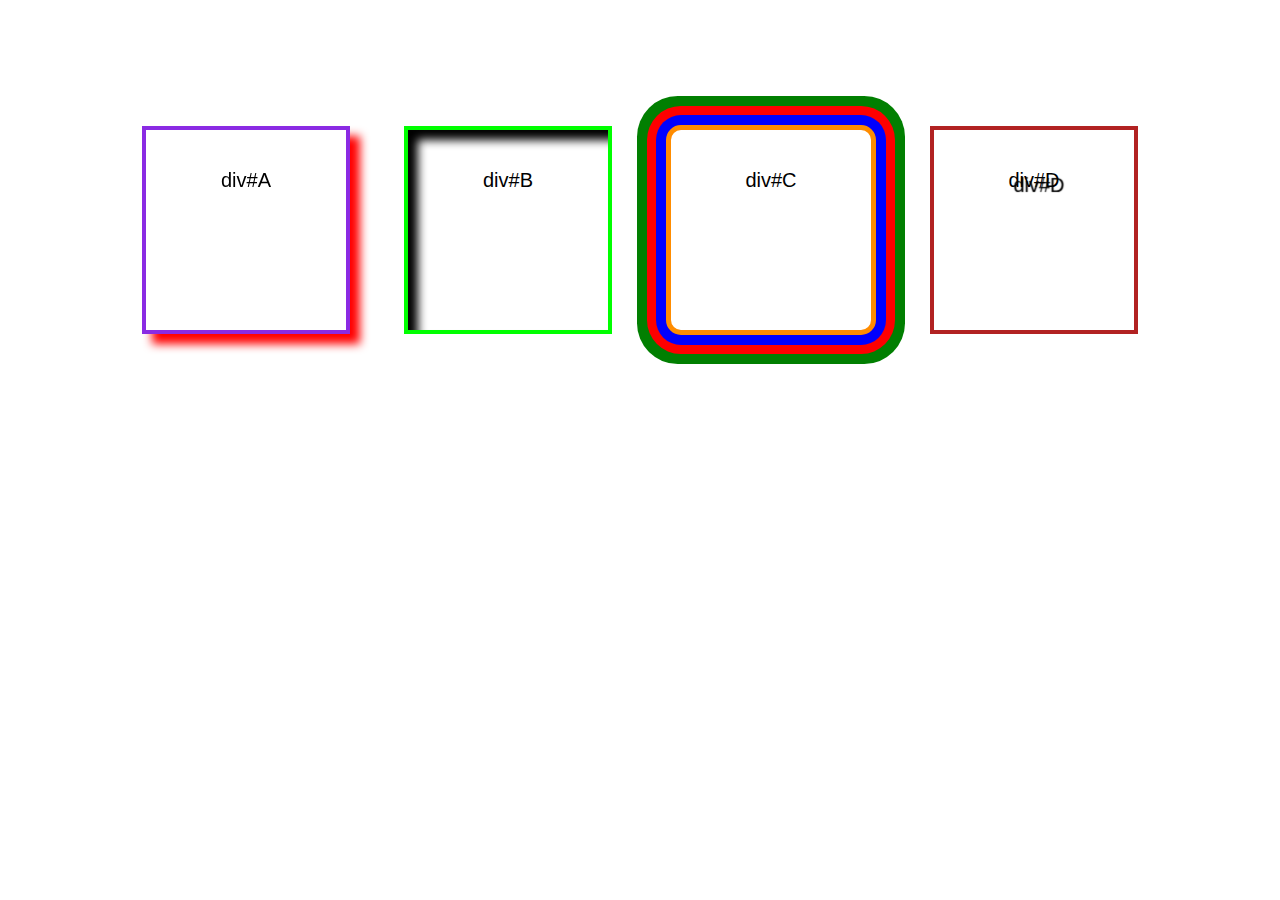
<file: Chapter-3-Images/Exercises/Bonus/index.html>
<html lang="en">
  <head>
    <meta charset="UTF-8" />
    <meta http-equiv="X-UA-Compatible" content="IE=edge" />
    <meta name="viewport" content="width=device-width, initial-scale=1.0" />
    <link rel="stylesheet" href="index.css" type="text/css" />
    <title>Styling those divs</title>
  </head>
  <body>
    <div class="A">div#A</div>
    <div class="B">div#B</div>
    <div class="C">div#C</div>
    <div class="D">
        <span class="text">div#D
        </span>
    </div>
  </body>
</html>
</file>
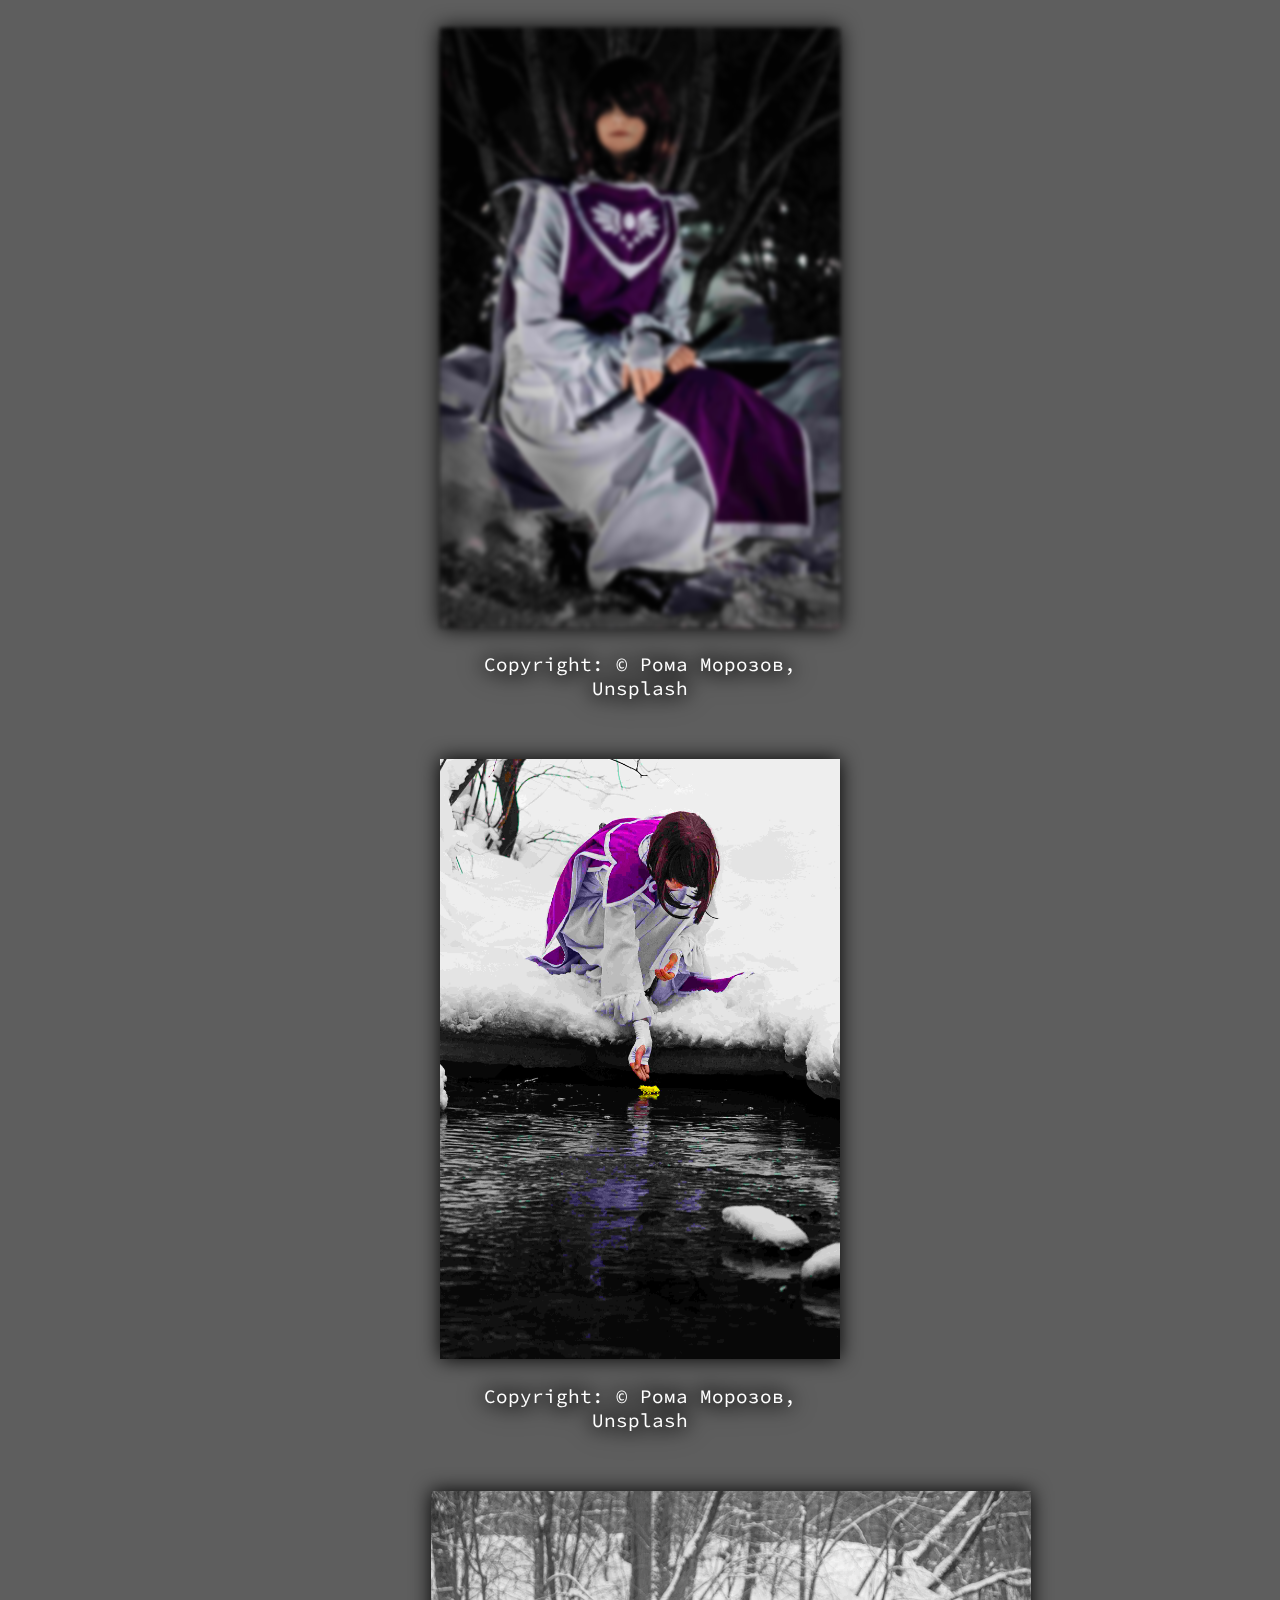
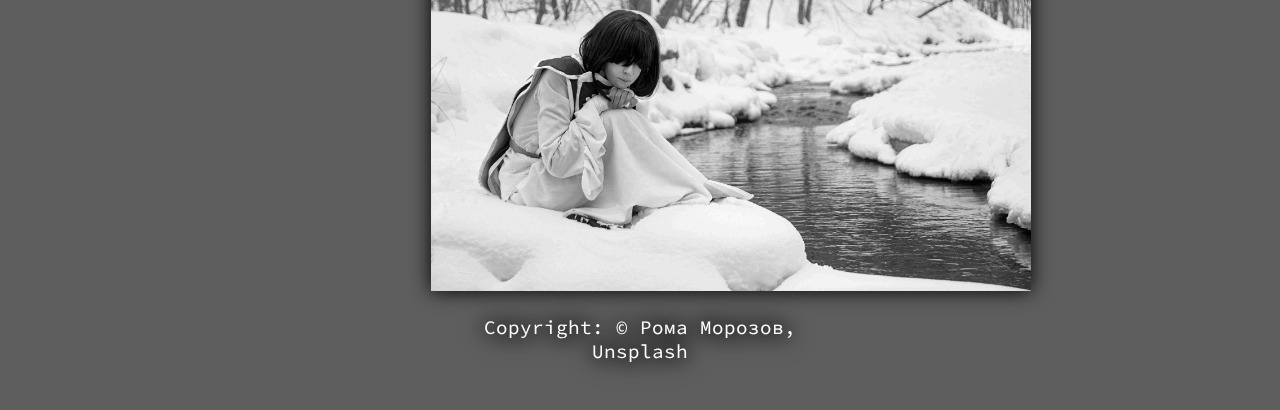
<file: Chapter-3-Images/Exercises/Mandatory/index.html>
<!DOCTYPE html>
<html lang="en">
<head>
    <meta charset="UTF-8">
    <meta name="viewport" content="width=device-width, initial-scale=1.0">
    <title>Image Gallery</title>
    <link rel="stylesheet" href="index.css">
</head>
<body>
    <div class="cont">
        <div class="box1">
            <img src="img1.jpg" alt="Portrait" width="400" height="600" title="Frisk Portrait">
            <p>Copyright: © Рома Морозов, Unsplash</p>
        </div>

        <div class="box2">
            <img src="img2.jpg" alt="Petal Lake" width="400" height="600" title="Frisk picking up a petal">
            <p>Copyright: © Рома Морозов, Unsplash</p>
        </div>

        <div class="box3">
            <img src="img3.jpg" alt="River" width="600" height="400" title="Frisk by the river">
            <p>Copyright: © Рома Морозов, Unsplash</p>
        </div>
    </div>
</body>
</html>
</file>
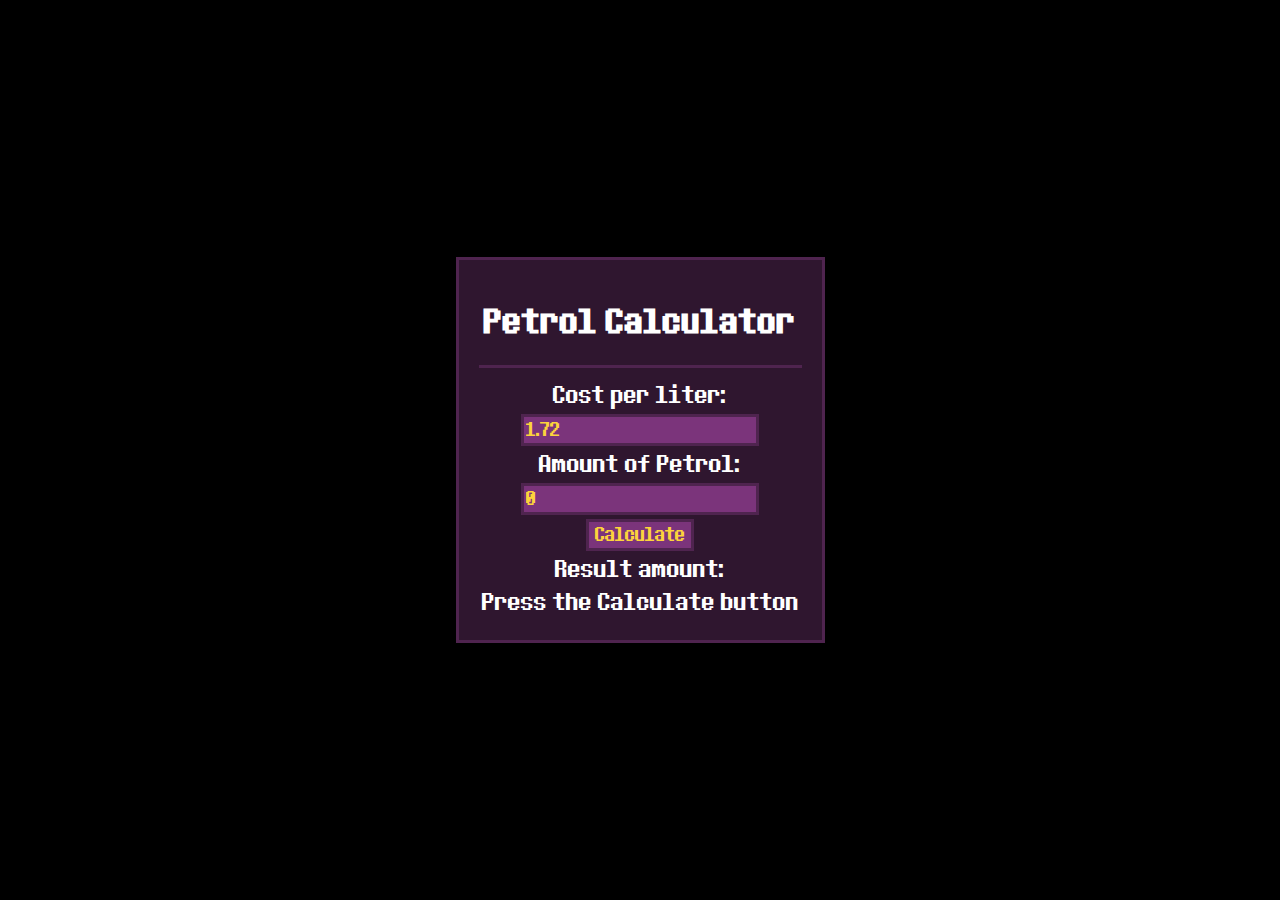
<file: Chapter-6-Javascript/Exercises/PetrolCalculator/index.html>
<!DOCTYPE html>
<html>
    <head>
        <meta charset="UTF-8">
        <meta name="viewport" content="width=device-width, initial-scale=1.0">
        <title>Chapter 6 - JavaScript</title>
        <link rel="stylesheet" href="index.css"/>
    </head>
    <body>
        <div class="box">
            
            <div class="box2">
                <h1>Petrol Calculator</h1>
                <hr>
                <table class="box3">
                    <tr>
                        <td>
                            <label for="cost-liter">Cost per liter:</label>
                        </td>
                    </tr>
                    <tr>
                        <td>
                            <input id="cost-liter" name="costliter" type="number" value="1.72" min="0"/>
                        </td>
                    </tr>
                    <tr>
                        <td>
                            <label for="liter-amt">Amount of Petrol:</label>
                        </td>
                    </tr>
                    <tr>
                        <td>
                            <input id="liter-amt" name="literamt" type="number" value="0" min="0"/>
                        </td>
                    </tr>
                    <tr>
                        <td>
                            <input id="calculate-btn" name="calcBtn" type="button" value="Calculate"/>
                        </td>
                    </tr>
                    <tr>
                        <td>
                            <span>Result amount:</span>
                        </td>
                    </tr>
                    <tr>
                        <td>
                            <span id="cost-result">Press the Calculate button</span>
                        </td>
                    </tr>
                </table>
                    <script src="index.js"></script>
                    

                </div>
            </div>
        </div>
    </body>
</html>
</file>
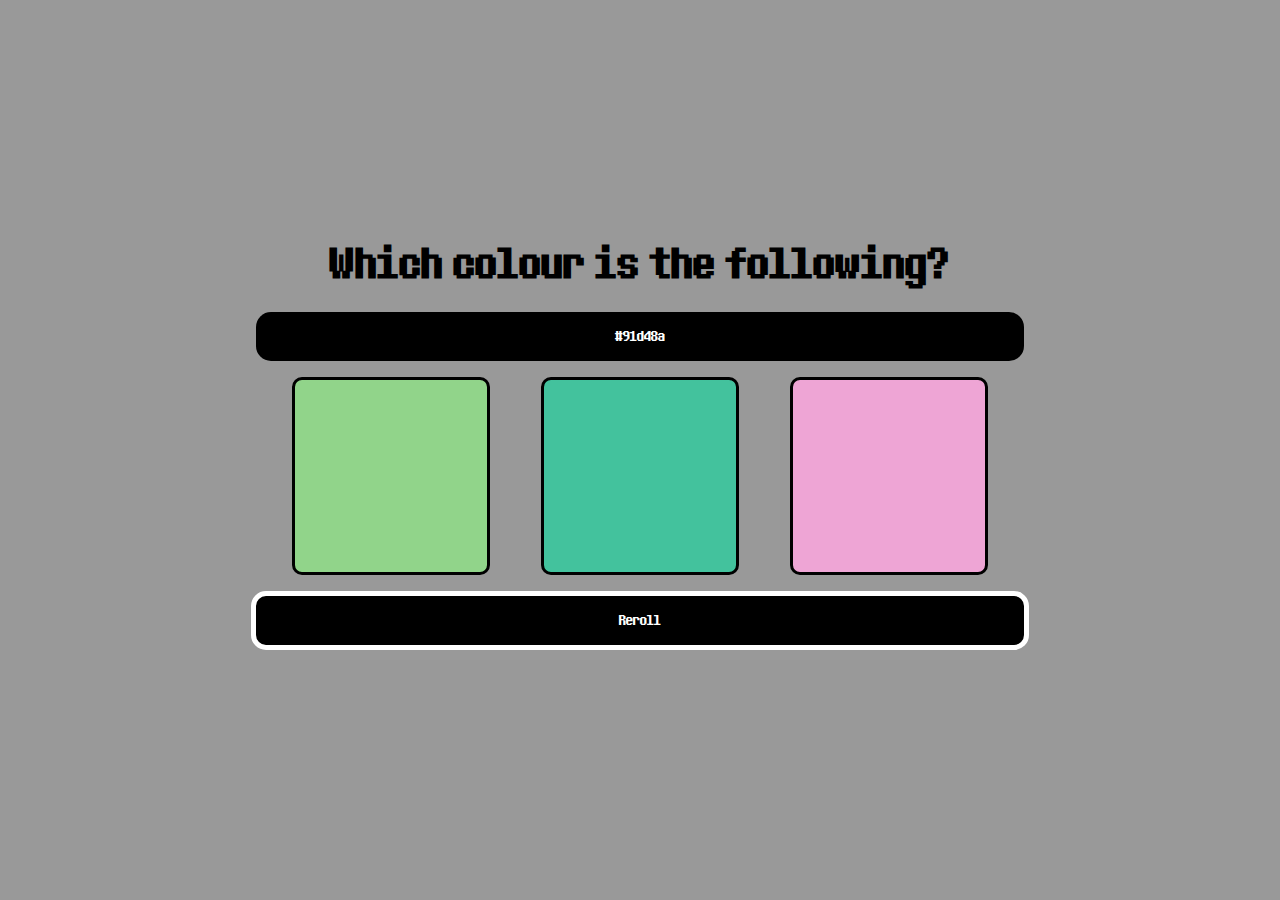
<file: Chapter-6-Javascript/Exercises/RGBColourGame/index.html>
<!DOCTYPE html>
<html>
    <head>
        <meta charset="UTF-8">
        <meta name="viewport" content="width=device-width, initial-scale=1.0">
        <link rel="stylesheet" href="index.css"/>
        <title>Chapter 6 - JavaScript</title>
    </head>
    <body>
        <div id="container">
            <h1>Which colour is the following?</h1>
            <div class="highlight"><span id="indicator" class="highlight-text">Waiting for script...</span></div>

            <div id="opt-container">
                <div class="opt" id="choice-1"></div>
                <div class="opt" id="choice-2"></div>
                <div class="opt" id="choice-3"></div>
            </div>

            <div class="highlight" id="reroll-btn"><span class="highlight-text">Reroll</span></div>

            <div id="popup" style="opacity: 0; pointer-events: none;">
                <div id="popup-box">
                    <span id="popup-msg">Correct!</span>
                </div>
            </div>
        </div>
        <script src="index.js"></script>
    </body>
</html>
</file>
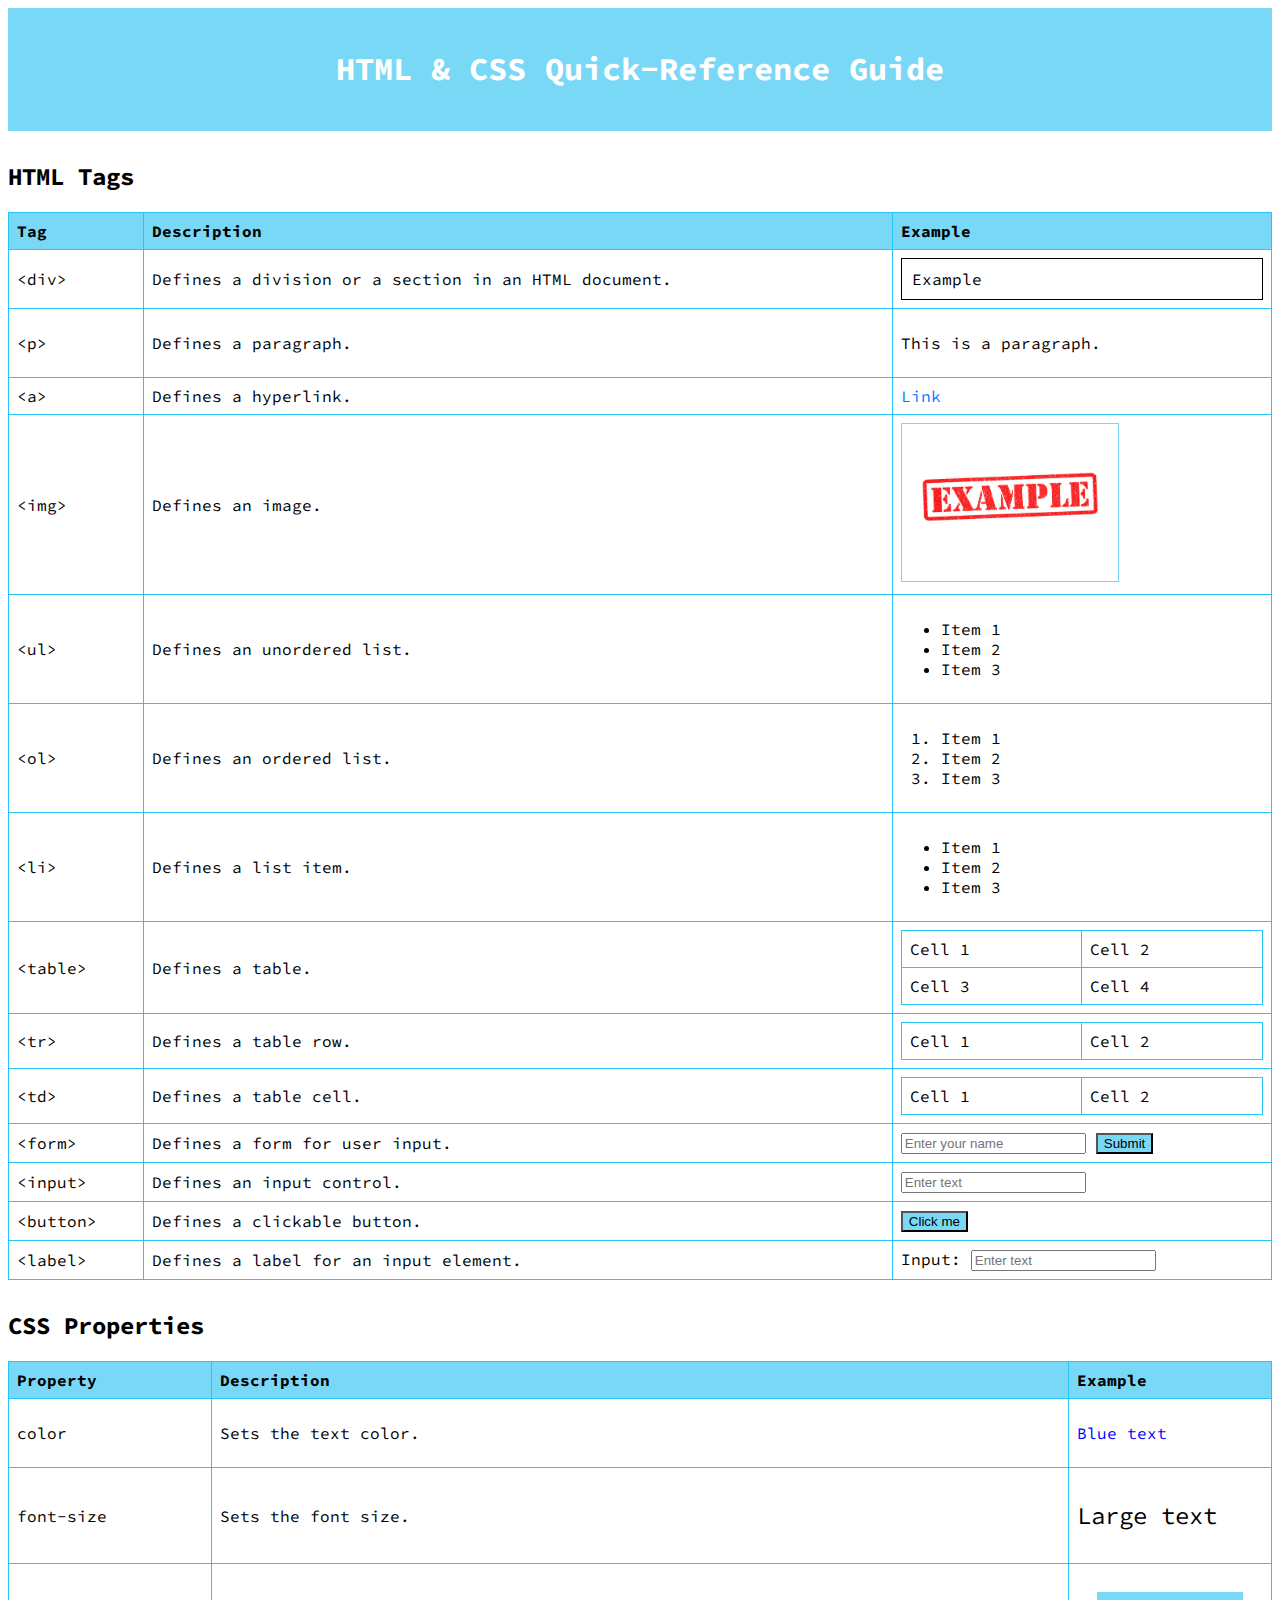
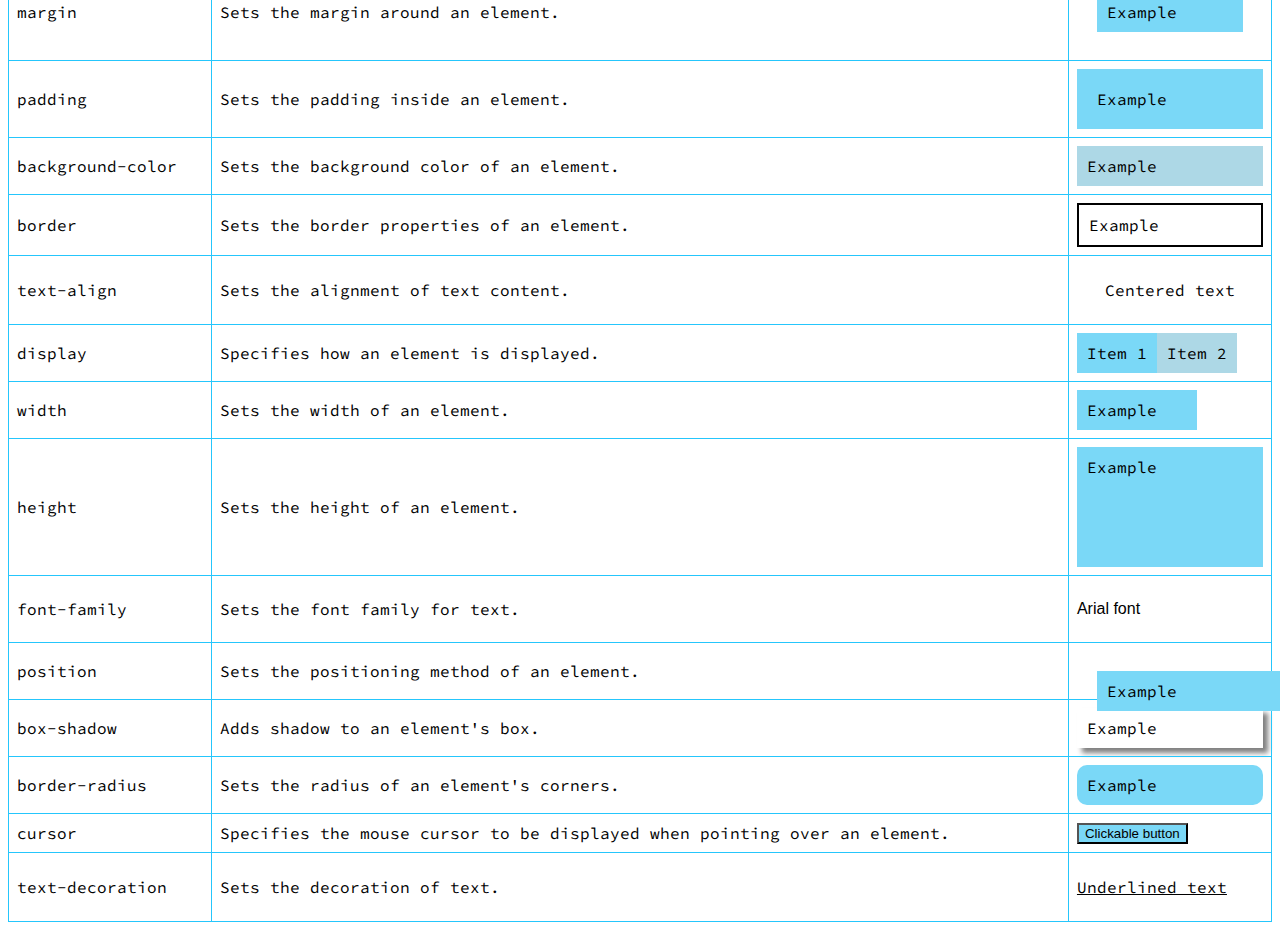
<file: Chapter-1-Introduction to HTML and CSS/Exercises/Bonus/Bonus.html>
<!DOCTYPE html>
<html lang="en">
<head>
    <meta charset="UTF-8">
    <meta name="viewport" content="width=device-width, initial-scale=1.0">
    <title>HTML & CSS Quick-Reference Guide</title>
    <link rel="stylesheet" href="Bonus.css">
</head>
<body>
    <header>
        <h1>HTML & CSS Quick-Reference Guide</h1>
    </header>
    
    <section>
        <h2>HTML Tags</h2>
        <!-- HTML table for tags -->
        <table>
            <tr>
                <th>Tag</th>
                <th>Description</th>
                <th>Example</th>
            </tr>
            <tr>
                <td>&lt;div&gt;</td>
                <td>Defines a division or a section in an HTML document.</td>
                <td><div style="border: 1px solid black; padding: 10px;">Example</div></td>
            </tr>
            <tr>
                <td>&lt;p&gt;</td>
                <td>Defines a paragraph.</td>
                <td><p>This is a paragraph.</p></td>
            </tr>
            <tr>
                <td>&lt;a&gt;</td>
                <td>Defines a hyperlink.</td>
                <td><a href="#">Link</a></td>
            </tr>
            <tr>
                <td>&lt;img&gt;</td>
                <td>Defines an image.</td>
                <td><img style="border: 1px solid #7ad8f7; padding: 8px;" src="example image.jpg" alt="Example Image" width="200"></td>
            </tr>
            <tr>
                <td>&lt;ul&gt;</td>
                <td>Defines an unordered list.</td>
                <td>
                    <ul>
                        <li>Item 1</li>
                        <li>Item 2</li>
                        <li>Item 3</li>
                    </ul>
                </td>
            </tr>
            <tr>
                <td>&lt;ol&gt;</td>
                <td>Defines an ordered list.</td>
                <td>
                    <ol>
                        <li>Item 1</li>
                        <li>Item 2</li>
                        <li>Item 3</li>
                    </ol>
                </td>
            </tr>
            <tr>
                <td>&lt;li&gt;</td>
                <td>Defines a list item.</td>
                <td>
                    <ul>
                        <li>Item 1</li>
                        <li>Item 2</li>
                        <li>Item 3</li>
                    </ul>
                </td>
            </tr>
            <tr>
                <td>&lt;table&gt;</td>
                <td>Defines a table.</td>
                <td>
                    <table border="1">
                        <tr>
                            <td>Cell 1</td>
                            <td>Cell 2</td>
                        </tr>
                        <tr>
                            <td>Cell 3</td>
                            <td>Cell 4</td>
                        </tr>
                    </table>
                </td>
            </tr>
            <tr>
                <td>&lt;tr&gt;</td>
                <td>Defines a table row.</td>
                <td>
                    <table border="1">
                        <tr>
                            <td>Cell 1</td>
                            <td>Cell 2</td>
                        </tr>
                    </table>
                </td>
            </tr>
            <tr>
                <td>&lt;td&gt;</td>
                <td>Defines a table cell.</td>
                <td>
                    <table border="1">
                        <tr>
                            <td>Cell 1</td>
                            <td>Cell 2</td>
                        </tr>
                    </table>
                </td>
            </tr>
            <tr>
                <td>&lt;form&gt;</td>
                <td>Defines a form for user input.</td>
                <td>
                    <form>
                        <input type="text" placeholder="Enter your name">
                        <input type="submit" value="Submit" style="background-color: #7ad8f7;">
                    </form>
                </td>
            </tr>
            <tr>
                <td>&lt;input&gt;</td>
                <td>Defines an input control.</td>
                <td><input type="text" placeholder="Enter text"></td>
            </tr>
            <tr>
                <td>&lt;button&gt;</td>
                <td>Defines a clickable button.</td>
                <td><button style="background-color: #7ad8f7;">Click me</button></td>
            </tr>
            <tr>
                <td>&lt;label&gt;</td>
                <td>Defines a label for an input element.</td>
                <td>
                    <label for="input">Input:</label>
                    <input type="text" id="input" placeholder="Enter text">
                </td>
            </tr>
        </table>
    </section>

    <section>
        <h2>CSS Properties</h2>
        <!-- HTML table for CSS properties -->
        <table>
            <tr>
                <th>Property</th>
                <th>Description</th>
                <th>Example</th>
            </tr>
            <tr>
                <td>color</td>
                <td>Sets the text color.</td>
                <td><p style="color: blue;">Blue text</p></td>
            </tr>
            <tr>
                <td>font-size</td>
                <td>Sets the font size.</td>
                <td><p style="font-size: 24px;">Large text</p></td>
            </tr>
            <tr>
                <td>margin</td>
                <td>Sets the margin around an element.</td>
                <td><div style="margin: 20px; background-color: #7ad8f7; padding: 10px;">Example</div></td>
            </tr>
            <tr>
                <td>padding</td>
                <td>Sets the padding inside an element.</td>
                <td><div style="padding: 20px; background-color: #7ad8f7;">Example</div></td>
            </tr>
            <tr>
                <td>background-color</td>
                <td>Sets the background color of an element.</td>
                <td><div style="background-color: lightblue; padding: 10px;">Example</div></td>
            </tr>
            <tr>
                <td>border</td>
                <td>Sets the border properties of an element.</td>
                <td><div style="border: 2px solid black; padding: 10px;">Example</div></td>
            </tr>
            <tr>
                <td>text-align</td>
                <td>Sets the alignment of text content.</td>
                <td><p style="text-align: center;">Centered text</p></td>
            </tr>
            <tr>
                <td>display</td>
                <td>Specifies how an element is displayed.</td>
                <td><div style="display: flex;"><div style="background-color: #7ad8f7; padding: 10px;">Item 1</div><div style="background-color: lightblue; padding: 10px;">Item 2</div></div></td>
            </tr>
            <tr>
                <td>width</td>
                <td>Sets the width of an element.</td>
                <td><div style="width: 100px; background-color: #7ad8f7; padding: 10px;">Example</div></td>
            </tr>
            <tr>
                <td>height</td>
                <td>Sets the height of an element.</td>
                <td><div style="height: 100px; background-color: #7ad8f7; padding: 10px;">Example</div></td>
            </tr>
            <tr>
                <td>font-family</td>
                <td>Sets the font family for text.</td>
                <td><p style="font-family: Arial;">Arial font</p></td>
            </tr>
            <tr>
                <td>position</td>
                <td>Sets the positioning method of an element.</td>
                <td><div style="position: relative; top: 20px; left: 20px; background-color: #7ad8f7; padding: 10px;">Example</div></td>
            </tr>
            <tr>
                <td>box-shadow</td>
                <td>Adds shadow to an element's box.</td>
                <td><div style="box-shadow: 5px 5px 5px gray; padding: 10px;">Example</div></td>
            </tr>
            <tr>
                <td>border-radius</td>
                <td>Sets the radius of an element's corners.</td>
                <td><div style="border-radius: 10px; background-color: #7ad8f7; padding: 10px;">Example</div></td>
            </tr>
            <tr>
                <td>cursor</td>
                <td>Specifies the mouse cursor to be displayed when pointing over an element.</td>
                <td><button style="cursor: pointer; background-color: #7ad8f7">Clickable button</button></td>
            </tr>
            <tr>
                <td>text-decoration</td>
                <td>Sets the decoration of text.</td>
                <td><p style="text-decoration: underline;">Underlined text</p></td>
            </tr>
        </table>
    </section>

</body>
</html>
</file>
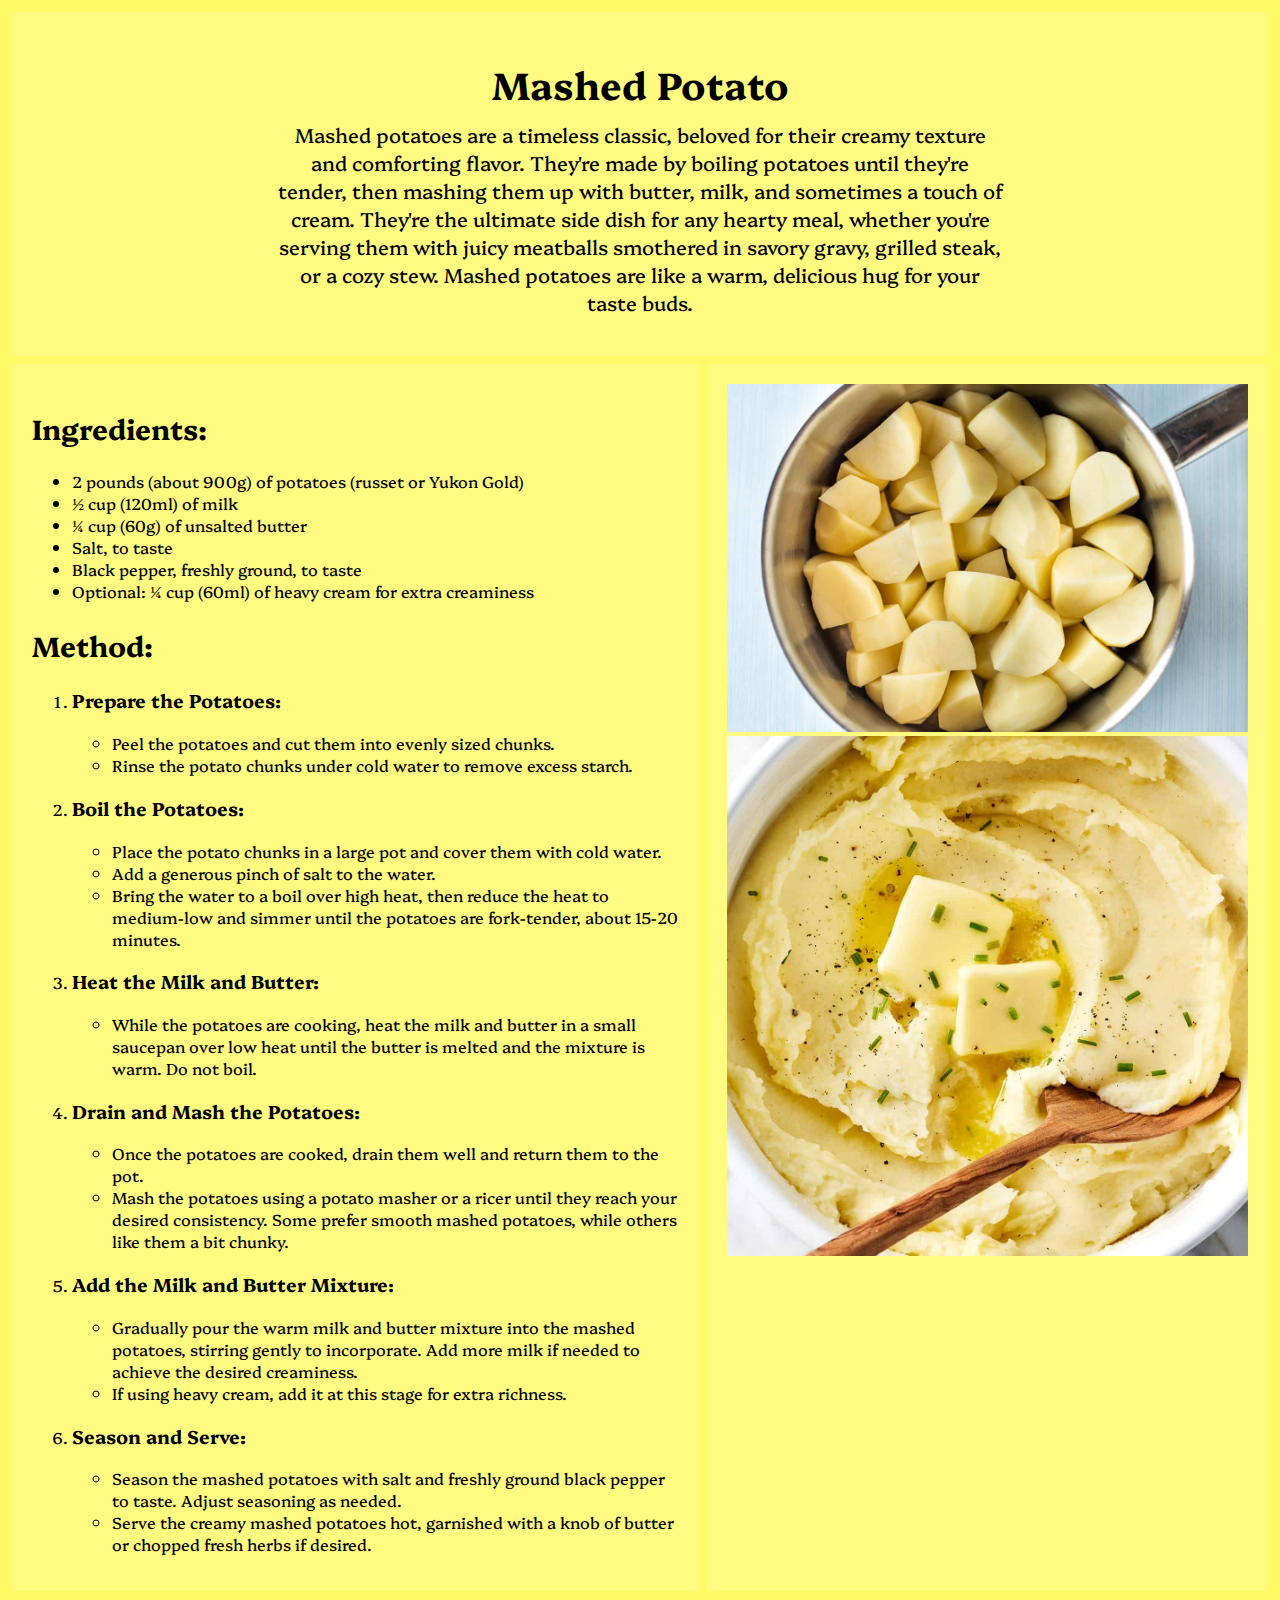
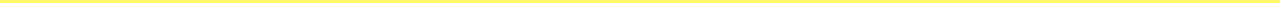
<file: Chapter-1-Introduction to HTML and CSS/Exercises/Mandatory/Recipe.html>
<!DOCTYPE html>
<html lang="en">
<head>
    <meta charset="UTF-8">
    <meta name="viewport" content="width=device-width, initial-scale=1.0">
    <title>Document</title>
    <link rel="stylesheet" href="Recipe.css"> <!-- Link to external stylesheet -->
</head>
<body>
    <div class="descdiv">
        <div class="desc">
            <h1>Mashed Potato</h1> <!-- Recipe name -->
            <p>Mashed potatoes are a timeless classic, beloved for their creamy texture and comforting flavor.
            They're made by boiling potatoes until they're tender, then mashing them up with butter, milk, and sometimes a touch of cream.
            They're the ultimate side dish for any hearty meal, whether you're serving them with juicy meatballs smothered in savory gravy, grilled steak, or a cozy stew.
            Mashed potatoes are like a warm, delicious hug for your taste buds.</p> <!-- Description of the recipe -->
        </div>
    </div>

    <div class="cont">
        <div class="box">
            <h2>Ingredients:</h2> <!-- Heading for the ingredients -->
            <ul>
                <!-- List of ingredients -->
                <li>2 pounds (about 900g) of potatoes (russet or Yukon Gold)</li>
                <li>½ cup (120ml) of milk</li>
                <li>¼ cup (60g) of unsalted butter</li>
                <li>Salt, to taste</li>
                <li>Black pepper, freshly ground, to taste</li>
                <li>Optional: ¼ cup (60ml) of heavy cream for extra creaminess</li>
            </ul>

            <h2>Method:</h2> <!-- Heading for the method -->
            <ol>
                <!-- Steps involved in the recipe method -->
                <li>
                    <h3>Prepare the Potatoes:</h3> <!-- Step title -->
                    <ul>
                        <!-- Sub-steps for preparing the potatoes -->
                        <li>Peel the potatoes and cut them into evenly sized chunks.</li>
                        <li>Rinse the potato chunks under cold water to remove excess starch.</li>
                    </ul>
                </li>
                <li>
                    <h3>Boil the Potatoes:</h3>
                    <ul>
                        <li>Place the potato chunks in a large pot and cover them with cold water.</li>
                        <li>Add a generous pinch of salt to the water.</li>
                        <li>Bring the water to a boil over high heat, then reduce the heat to medium-low and simmer until the potatoes are fork-tender, about 15-20 minutes.</li>
                    </ul>
                </li>
                <li>
                    <h3>Heat the Milk and Butter:</h3>
                    <ul>
                        <li>While the potatoes are cooking, heat the milk and butter in a small saucepan over low heat until the butter is melted and the mixture is warm. Do not boil.</li>
                    </ul>
                </li>
                <li>
                    <h3>Drain and Mash the Potatoes:</h3>
                    <ul>
                        <li>Once the potatoes are cooked, drain them well and return them to the pot.</li>
                        <li>Mash the potatoes using a potato masher or a ricer until they reach your desired consistency. Some prefer smooth mashed potatoes, while others like them a bit chunky.</li>
                    </ul>
                </li>
                <li>
                    <h3>Add the Milk and Butter Mixture:</h3>
                    <ul>
                        <li>Gradually pour the warm milk and butter mixture into the mashed potatoes, stirring gently to incorporate. Add more milk if needed to achieve the desired creaminess.</li>
                        <li>If using heavy cream, add it at this stage for extra richness.</li>
                    </ul>
                </li>
                <li>
                    <h3>Season and Serve:</h3>
                    <ul>
                        <li>Season the mashed potatoes with salt and freshly ground black pepper to taste. Adjust seasoning as needed.</li>
                        <li>Serve the creamy mashed potatoes hot, garnished with a knob of butter or chopped fresh herbs if desired.</li>
                    </ul>
                </li>
            </ol>
        </div>
        <div class="box2">
            <img src="potatoes-in-bowl.jpg" alt="chop-potato">
            <img src="mashed-potatoes-recipe.jpg" alt="mash">
        </div>
    </div>
</body>
</html>
</file>
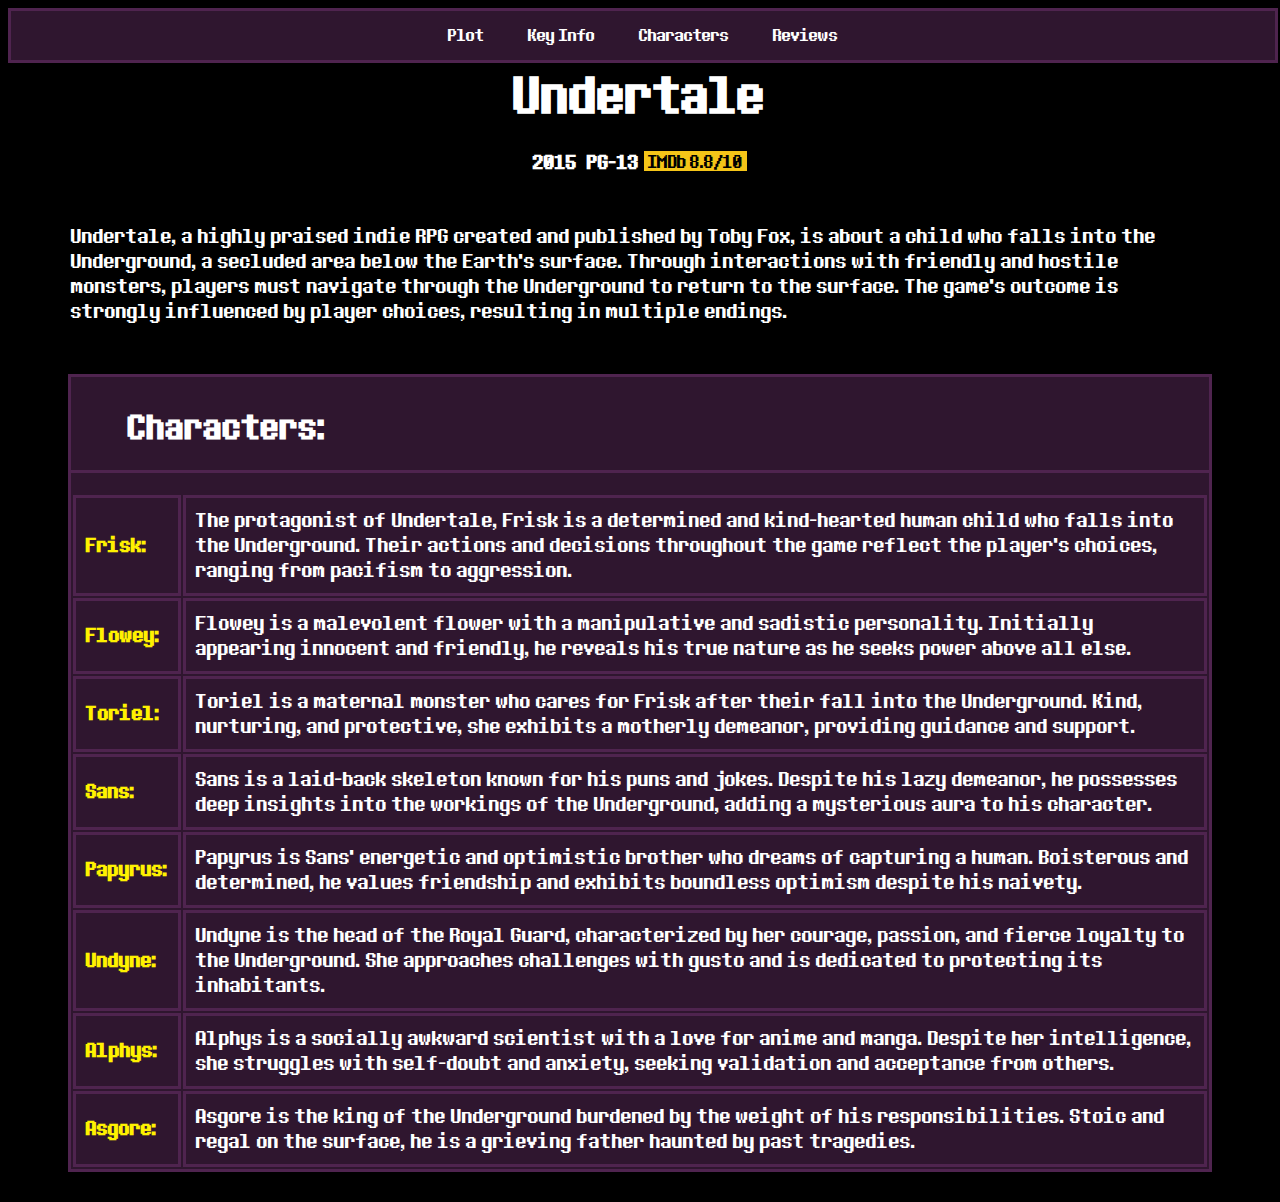
<file: Chapter-2-Links and navigation/Exercises/Bonus/Characters.html>
<!DOCTYPE html>
<html lang="en">
<head>
    <meta charset="UTF-8">
    <meta name="viewport" content="width=device-width, initial-scale=1.0">
    <link rel="stylesheet" href="Game.css">
    <title>Characters - Undertale</title>
</head>
<body>
    <nav>
        <ul class="navi">
            <li><a href="Plot Overview.html">Plot</a></li>
            <li><a href="Key Information.html">Key Info</a></li>
            <li><a href="Characters.html">Characters</a></li>
            <li><a href="Reviews.html">Reviews</a></li>
        </ul>
    </nav>

    <div>
        <div class="OV1">
            <h1>Undertale</h1>
        </div>
        <div class="OV">
            <h3>2015&nbsp; PG-13&nbsp; </h3>
            <a href="https://www.imdb.com/title/tt5238848/?ref_=ttrt_ov_i" class="imdb" >&nbsp;IMDb 8.8/10&nbsp;</a> 
        </div>
        <div>
            <p class="OV2">Undertale, a highly praised indie RPG created and published by Toby Fox, is about a child who falls into the Underground, a secluded area below the Earth's surface. Through interactions with friendly and hostile monsters, players must navigate through the Underground to return to the surface. The game's outcome is strongly influenced by player choices, resulting in multiple endings.<br> &nbsp; <br> &nbsp;</p>
        </div>
    </div>

    <div class="char" id="char">
        <h2>Characters:</h2>
        <hr>
        <table>
            <tr>
                <td class="title"><strong>Frisk:</strong></td>
                <td>The protagonist of Undertale, Frisk is a determined and kind-hearted human child who falls into the Underground. Their actions and decisions throughout the game reflect the player's choices, ranging from pacifism to aggression.</td>
            </tr>
            <tr>
                <td class="title"><strong>Flowey:</strong></td>
                <td>Flowey is a malevolent flower with a manipulative and sadistic personality. Initially appearing innocent and friendly, he reveals his true nature as he seeks power above all else.</td>
            </tr>
            <tr>
                <td class="title"><strong>Toriel:</strong></td>
                <td>Toriel is a maternal monster who cares for Frisk after their fall into the Underground. Kind, nurturing, and protective, she exhibits a motherly demeanor, providing guidance and support.</td>
            </tr>
            <tr>
                <td class="title"><strong>Sans:</strong></td>
                <td>Sans is a laid-back skeleton known for his puns and jokes. Despite his lazy demeanor, he possesses deep insights into the workings of the Underground, adding a mysterious aura to his character.</td>
            </tr>
            <tr>
                <td class="title"><strong>Papyrus:</strong></td>
                <td>Papyrus is Sans' energetic and optimistic brother who dreams of capturing a human. Boisterous and determined, he values friendship and exhibits boundless optimism despite his naivety.</td>
            </tr>
            <tr>
                <td class="title"><strong>Undyne:</strong></td>
                <td>Undyne is the head of the Royal Guard, characterized by her courage, passion, and fierce loyalty to the Underground. She approaches challenges with gusto and is dedicated to protecting its inhabitants.</td>
            </tr>
            <tr>
                <td class="title"><strong>Alphys:</strong></td>
                <td>Alphys is a socially awkward scientist with a love for anime and manga. Despite her intelligence, she struggles with self-doubt and anxiety, seeking validation and acceptance from others.</td>
            </tr>
            <tr>
                <td class="title"><strong>Asgore:</strong></td>
                <td>Asgore is the king of the Underground burdened by the weight of his responsibilities. Stoic and regal on the surface, he is a grieving father haunted by past tragedies.</td>
            </tr>
    </table>
    </div>
</body>
</html>
</file>
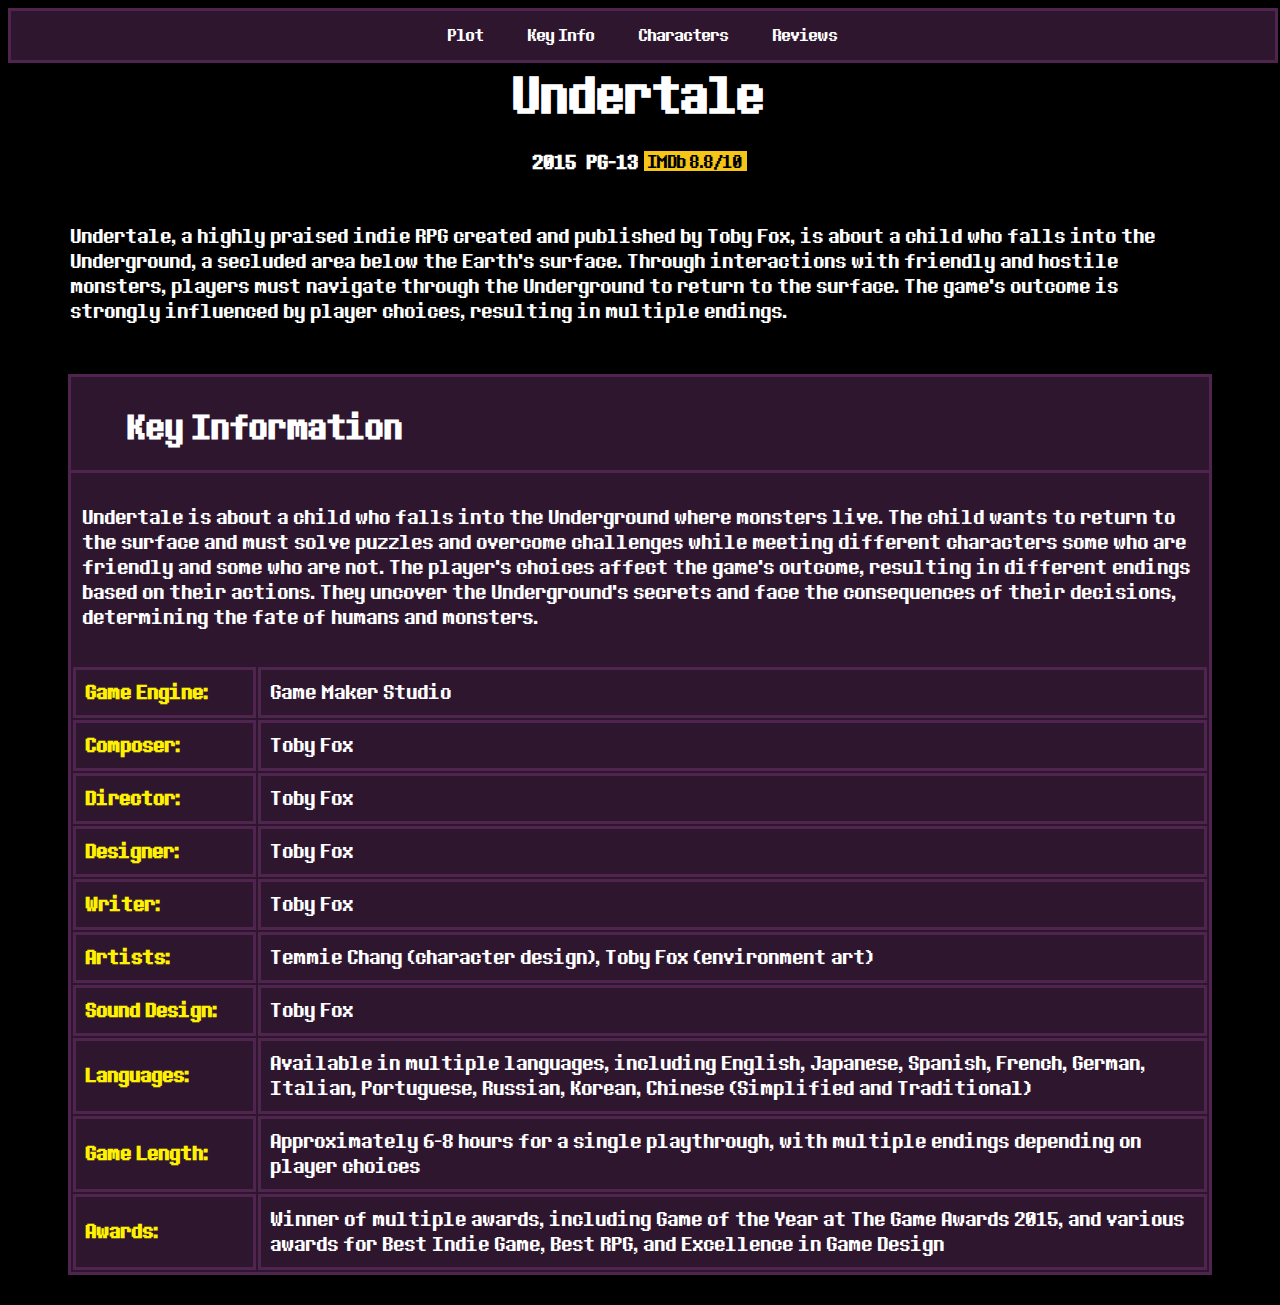
<file: Chapter-2-Links and navigation/Exercises/Bonus/Key Information.html>
<!DOCTYPE html>
<html lang="en">
<head>
    <meta charset="UTF-8">
    <meta name="viewport" content="width=device-width, initial-scale=1.0">
    <link rel="stylesheet" href="Game.css">
    <title>Key Information - Undertale</title>
</head>
<body>
    <nav>
        <ul class="navi">
            <li><a href="Plot Overview.html">Plot</a></li>
            <li><a href="Key Information.html">Key Info</a></li>
            <li><a href="Characters.html">Characters</a></li>
            <li><a href="Reviews.html">Reviews</a></li>
        </ul>
    </nav>

    <div>
        <div class="OV1">
            <h1>Undertale</h1>
        </div>
        <div class="OV">
            <h3>2015&nbsp; PG-13&nbsp; </h3>
            <a href="https://www.imdb.com/title/tt5238848/?ref_=ttrt_ov_i" class="imdb" >&nbsp;IMDb 8.8/10&nbsp;</a> 
        </div>
        <div>
            <p class="OV2">Undertale, a highly praised indie RPG created and published by Toby Fox, is about a child who falls into the Underground, a secluded area below the Earth's surface. Through interactions with friendly and hostile monsters, players must navigate through the Underground to return to the surface. The game's outcome is strongly influenced by player choices, resulting in multiple endings.<br> &nbsp; <br> &nbsp;</p>
        </div>
    </div>

    <div class="key" id="key">
        <h2>Key Information</h2>
        <hr>
        <table>
            <tr>
                <td colspan="2" style="border: none">Undertale is about a child who falls into the Underground where monsters live. The child wants to return to the surface and must solve puzzles and overcome challenges while meeting different characters some who are friendly and some who are not. The player's choices affect the game's outcome, resulting in different endings based on their actions. They uncover the Underground's secrets and face the consequences of their decisions, determining the fate of humans and monsters.<br>&nbsp;</td>
            </tr>
            <tr>
                <td class="title"><strong>Game Engine:</strong></td>
                <td>Game Maker Studio</td>
            </tr>
            <tr>
                <td class="title"><strong>Composer:</strong></td>
                <td>Toby Fox</td>
            </tr>
            <tr>
                <td class="title"><strong>Director:</strong></td>
                <td>Toby Fox</td>
            </tr>
            <tr>
                <td class="title"><strong>Designer:</strong></td>
                <td>Toby Fox</td>
            </tr>
            <tr>
                <td class="title"><strong>Writer:</strong></td>
                <td>Toby Fox</td>
            </tr>
            <tr>
                <td class="title"><strong>Artists:</strong></td>
                <td>Temmie Chang (character design), Toby Fox (environment art)</td>
            </tr>
            <tr>
                <td class="title"><strong>Sound Design:</strong></td>
                <td>Toby Fox</td>
            </tr>
            <tr>
                <td class="title"><strong>Languages:</strong></td>
                <td>Available in multiple languages, including English, Japanese, Spanish, French, German, Italian, Portuguese, Russian, Korean, Chinese (Simplified and Traditional)</td>
            </tr>
            <tr>
                <td class="title"><strong>Game Length:</strong></td>
                <td>Approximately 6-8 hours for a single playthrough, with multiple endings depending on player choices</td>
            </tr>
            <tr>
                <td class="title"><strong>Awards:</strong></td>
                <td>Winner of multiple awards, including Game of the Year at The Game Awards 2015, and various awards for Best Indie Game, Best RPG, and Excellence in Game Design</td>
            </tr>
        </table>
        
    </div>
</body>
</html>
</file>
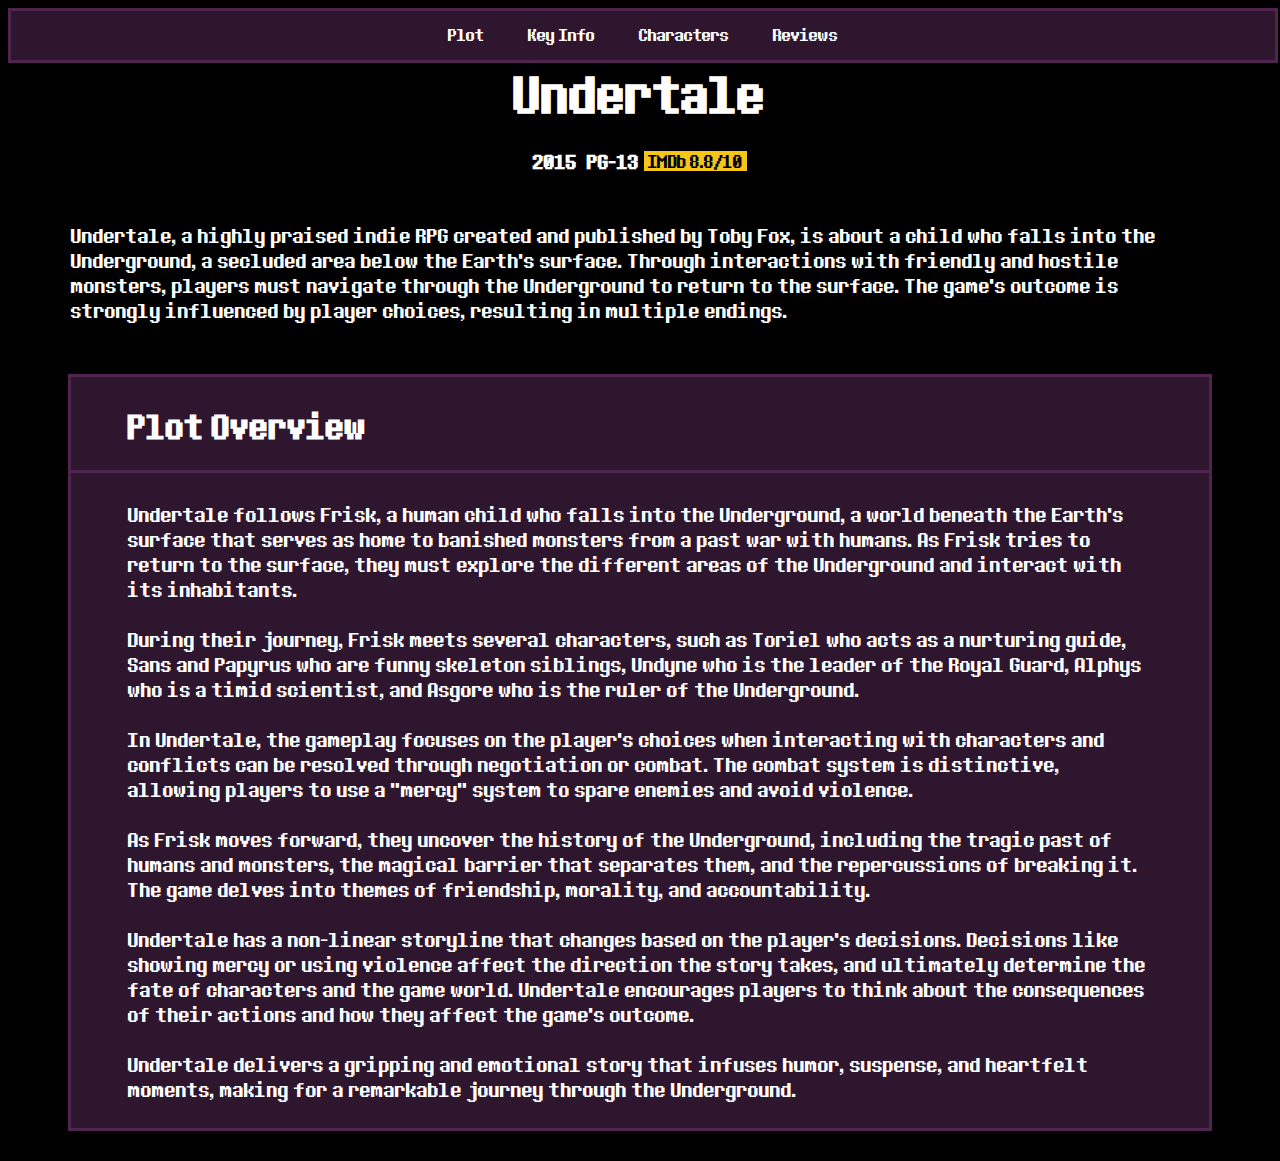
<file: Chapter-2-Links and navigation/Exercises/Bonus/Plot Overview.html>
<!DOCTYPE html>
<html lang="en">
<head>
    <meta charset="UTF-8">
    <meta name="viewport" content="width=device-width, initial-scale=1.0">
    <link rel="stylesheet" href="Game.css">
    <title>Plot Overview - Undertale</title>
</head>
<body>
    <nav>
        <ul class="navi">
            <li><a href="Plot Overview.html">Plot</a></li>
            <li><a href="Key Information.html">Key Info</a></li>
            <li><a href="Characters.html">Characters</a></li>
            <li><a href="Reviews.html">Reviews</a></li>
        </ul>
    </nav>

    <div>
        <div class="OV1">
            <h1>Undertale</h1>
        </div>
        <div class="OV">
            <h3>2015&nbsp; PG-13&nbsp; </h3>
            <a href="https://www.imdb.com/title/tt5238848/?ref_=ttrt_ov_i" class="imdb" >&nbsp;IMDb 8.8/10&nbsp;</a> 
        </div>
        <div>
            <p class="OV2">Undertale, a highly praised indie RPG created and published by Toby Fox, is about a child who falls into the Underground, a secluded area below the Earth's surface. Through interactions with friendly and hostile monsters, players must navigate through the Underground to return to the surface. The game's outcome is strongly influenced by player choices, resulting in multiple endings.<br> &nbsp; <br> &nbsp;</p>
        </div>
    </div>

    <div class="plot" id="plot">
        <h2>Plot Overview</h2>
        <hr> <!-- Horizontal rule -->
        <p class="POV">Undertale follows Frisk, a human child who falls into the Underground, a world beneath the Earth's surface that serves as home to banished monsters from a past war with humans. As Frisk tries to return to the surface, they must explore the different areas of the Underground and interact with its inhabitants.
            <br>&nbsp;<br>During their journey, Frisk meets several characters, such as Toriel who acts as a nurturing guide, Sans and Papyrus who are funny skeleton siblings, Undyne who is the leader of the Royal Guard, Alphys who is a timid scientist, and Asgore who is the ruler of the Underground.
            <br>&nbsp;<br>In Undertale, the gameplay focuses on the player's choices when interacting with characters and conflicts can be resolved through negotiation or combat. The combat system is distinctive, allowing players to use a "mercy" system to spare enemies and avoid violence.
            <br>&nbsp;<br>As Frisk moves forward, they uncover the history of the Underground, including the tragic past of humans and monsters, the magical barrier that separates them, and the repercussions of breaking it. The game delves into themes of friendship, morality, and accountability.
            <br>&nbsp;<br>Undertale has a non-linear storyline that changes based on the player's decisions. Decisions like showing mercy or using violence affect the direction the story takes, and ultimately determine the fate of characters and the game world. Undertale encourages players to think about the consequences of their actions and how they affect the game's outcome.
            <br>&nbsp;<br>Undertale delivers a gripping and emotional story that infuses humor, suspense, and heartfelt moments, making for a remarkable journey through the Underground.<br>&nbsp;
        </p>
    </div>
</body>
</html>
</file>
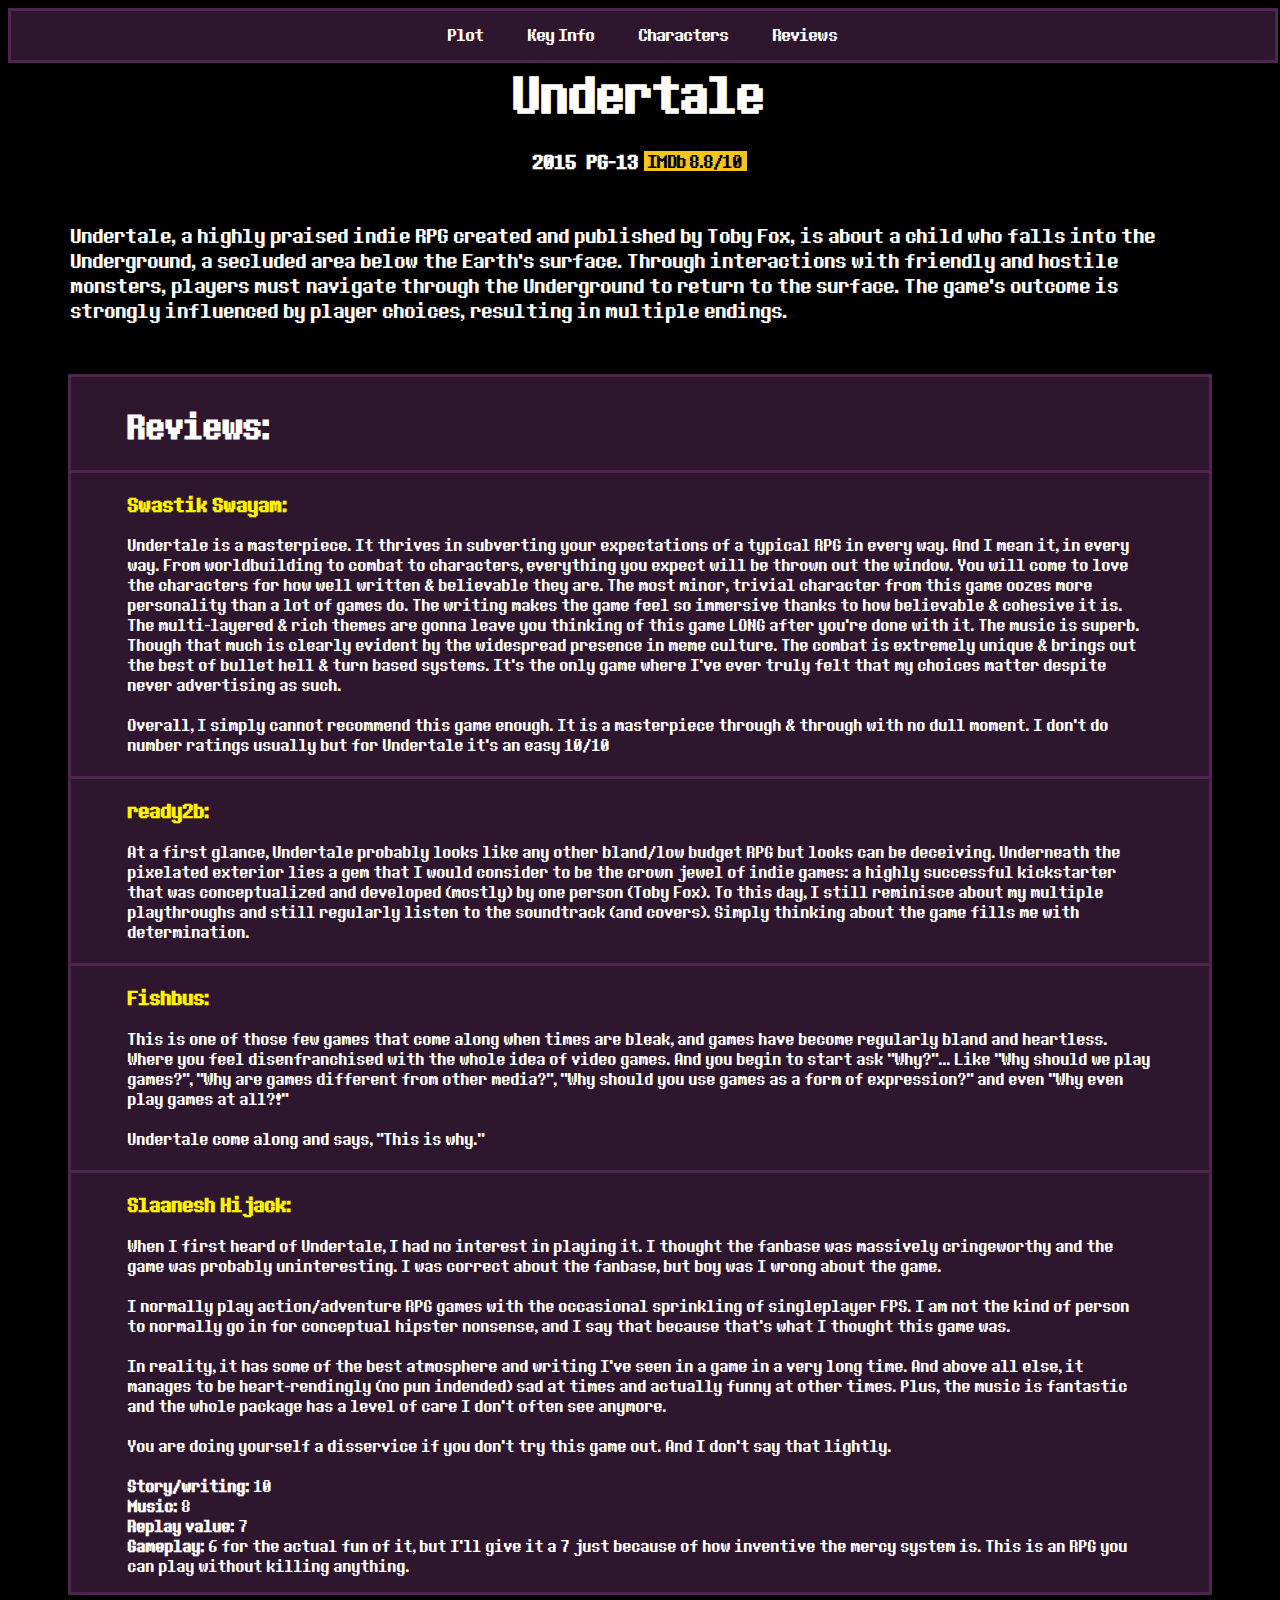
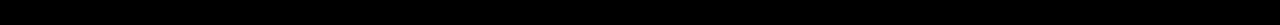
<file: Chapter-2-Links and navigation/Exercises/Bonus/Reviews.html>
<!DOCTYPE html>
<html lang="en">
<head>
    <meta charset="UTF-8">
    <meta name="viewport" content="width=device-width, initial-scale=1.0">
    <link rel="stylesheet" href="Game.css">
    <title>Reviews - Undertale</title>
</head>
<body>
    <nav>
        <ul class="navi">
            <li><a href="Plot Overview.html">Plot</a></li>
            <li><a href="Key Information.html">Key Info</a></li>
            <li><a href="Characters.html">Characters</a></li>
            <li><a href="Reviews.html">Reviews</a></li>
        </ul>
    </nav>

    <div>
        <div class="OV1">
            <h1>Undertale</h1>
        </div>
        <div class="OV">
            <h3>2015&nbsp; PG-13&nbsp; </h3>
            <a href="https://www.imdb.com/title/tt5238848/?ref_=ttrt_ov_i" class="imdb" >&nbsp;IMDb 8.8/10&nbsp;</a> 
        </div>
        <div>
            <p class="OV2">Undertale, a highly praised indie RPG created and published by Toby Fox, is about a child who falls into the Underground, a secluded area below the Earth's surface. Through interactions with friendly and hostile monsters, players must navigate through the Underground to return to the surface. The game's outcome is strongly influenced by player choices, resulting in multiple endings.<br> &nbsp; <br> &nbsp;</p>
        </div>
    </div>

    <div class="reviewdiv" id="reviewdiv">
        <h2>Reviews:</h2>
        <hr>
        <div class="review">
            <h3>Swastik Swayam:</h3>
            <p>
                Undertale is a masterpiece. It thrives in subverting your expectations of a typical RPG in every way. And I mean it, in every way. From worldbuilding to combat to characters, everything you expect will be thrown out the window.
                You will come to love the characters for how well written & believable they are. The most minor, trivial character from this game oozes more personality than a lot of games do.
                The writing makes the game feel so immersive thanks to how believable & cohesive it is. The multi-layered & rich themes are gonna leave you thinking of this game LONG after you're done with it.
                The music is superb. Though that much is clearly evident by the widespread presence in meme culture.
                The combat is extremely unique & brings out the best of bullet hell & turn based systems.
                It's the only game where I've ever truly felt that my choices matter despite never advertising as such.
                <br><br>
                Overall, I simply cannot recommend this game enough. It is a masterpiece through & through with no dull moment. I don't do number ratings usually but for Undertale it's an easy 10/10
            </p>
        </div>
        <hr>
        <div class="review">
            <h3>ready2b:</h3>
            <p>
                At a first glance, Undertale probably looks like any other bland/low budget RPG but looks can be deceiving. Underneath the pixelated exterior lies a gem that I would consider to be the crown jewel of indie games: a highly successful kickstarter that was conceptualized and developed (mostly) by one person (Toby Fox).
                To this day, I still reminisce about my multiple playthroughs and still regularly listen to the soundtrack (and covers). Simply thinking about the game fills me with determination.
            </p>
        </div>
        <hr>
        <div class="review">
            <h3>Fishbus:</h3>
            <p>
                This is one of those few games that come along when times are bleak, and games have become regularly bland and heartless. Where you feel disenfranchised with the whole idea of video games. And you begin to start ask "Why?"... Like "Why should we play games?", "Why are games different from other media?", "Why should you use games as a form of expression?" and even "Why even play games at all?!"
                <br><br>
                Undertale come along and says, "This is why."
            </p>
        </div>
        <hr>
        <div class="review">
            <h3>Slaanesh Hijack:</h3>
            <p>
                When I first heard of Undertale, I had no interest in playing it. I thought the fanbase was massively cringeworthy and the game was probably uninteresting.
                I was correct about the fanbase, but boy was I wrong about the game.
                <br><br>
                I normally play action/adventure RPG games with the occasional sprinkling of singleplayer FPS. I am not the kind of person to normally go in for conceptual hipster nonsense, and I say that because that's what I thought this game was.
                <br><br>
                In reality, it has some of the best atmosphere and writing I've seen in a game in a very long time. And above all else, it manages to be heart-rendingly (no pun indended) sad at times and actually funny at other times. Plus, the music is fantastic and the whole package has a level of care I don't often see anymore.
                <br><br>
                You are doing yourself a disservice if you don't try this game out. And I don't say that lightly.
                <br><br>
                <strong>Story/writing:</strong> 10<br>
                <strong>Music:</strong> 8<br>
                <strong>Replay value:</strong> 7<br>
                <strong>Gameplay:</strong> 6 for the actual fun of it, but I'll give it a 7 just because of how inventive the mercy system is. This is an RPG you can play without killing anything.
            </p>
        </div>
    </div>
</body>
</html>
</file>
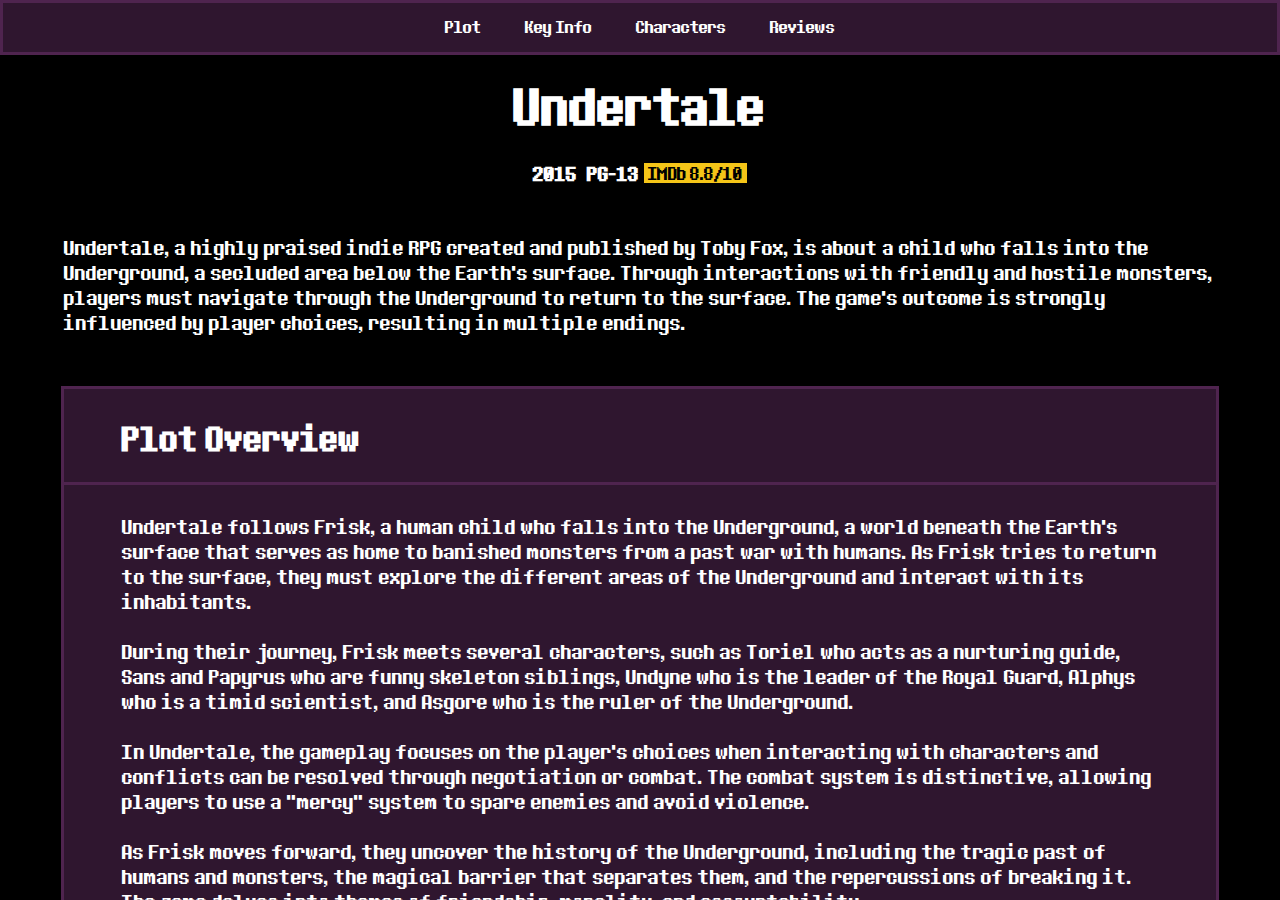
<file: Chapter-2-Links and navigation/Exercises/Mandatory/Game.html>
<!DOCTYPE html>
<html lang="en">
<head>
    <meta charset="UTF-8">
    <meta name="viewport" content="width=device-width, initial-scale=1.0">
    <link rel="stylesheet" href="Game.css">

    <title>Document</title>
</head>
<body>

    <div id="header">
        <nav>
            <ul class="navi">
                <li><a href="#plot">Plot</a></li>
                <li><a href="#key">Key Info</a></li>
                <li><a href="#char">Characters</a></li>
                <li><a href="#reviewdiv">Reviews</a></li>
            </ul>
        </nav>
        <div id="spacer"></div>
    </div>

    <div id="container">
        <div style="margin-top: 20px;">
            <div class="OV1">
                <h1>Undertale</h1>
            </div>
            <div class="OV">
                <h3>2015&nbsp; PG-13&nbsp; </h3>
                <a href="https://www.imdb.com/title/tt5238848/?ref_=ttrt_ov_i" class="imdb" >&nbsp;IMDb 8.8/10&nbsp;</a> 
            </div>
            <div>
                <p class="OV2">Undertale, a highly praised indie RPG created and published by Toby Fox, is about a child who falls into the Underground, a secluded area below the Earth's surface. Through interactions with friendly and hostile monsters, players must navigate through the Underground to return to the surface. The game's outcome is strongly influenced by player choices, resulting in multiple endings.<br> &nbsp; <br> &nbsp;</p>
            </div>
        </div>

        <div class="plot" id="plot">
            <h2>Plot Overview</h2>
            <hr> <!-- Horizontal rule -->
            <p class="POV">Undertale follows Frisk, a human child who falls into the Underground, a world beneath the Earth's surface that serves as home to banished monsters from a past war with humans. As Frisk tries to return to the surface, they must explore the different areas of the Underground and interact with its inhabitants.
                <br>&nbsp;<br>During their journey, Frisk meets several characters, such as Toriel who acts as a nurturing guide, Sans and Papyrus who are funny skeleton siblings, Undyne who is the leader of the Royal Guard, Alphys who is a timid scientist, and Asgore who is the ruler of the Underground.
                <br>&nbsp;<br>In Undertale, the gameplay focuses on the player's choices when interacting with characters and conflicts can be resolved through negotiation or combat. The combat system is distinctive, allowing players to use a "mercy" system to spare enemies and avoid violence.
                <br>&nbsp;<br>As Frisk moves forward, they uncover the history of the Underground, including the tragic past of humans and monsters, the magical barrier that separates them, and the repercussions of breaking it. The game delves into themes of friendship, morality, and accountability.
                <br>&nbsp;<br>Undertale has a non-linear storyline that changes based on the player's decisions. Decisions like showing mercy or using violence affect the direction the story takes, and ultimately determine the fate of characters and the game world. Undertale encourages players to think about the consequences of their actions and how they affect the game's outcome.
                <br>&nbsp;<br>Undertale delivers a gripping and emotional story that infuses humor, suspense, and heartfelt moments, making for a remarkable journey through the Underground.<br>&nbsp;
            </p>
        </div>

        <div class="key" id="key">
            <h2>Key Information</h2>
            <hr>
            <table>
                <tr>
                    <td colspan="2" style="border: none">Undertale is about a child who falls into the Underground where monsters live. The child wants to return to the surface and must solve puzzles and overcome challenges while meeting different characters some who are friendly and some who are not. The player's choices affect the game's outcome, resulting in different endings based on their actions. They uncover the Underground's secrets and face the consequences of their decisions, determining the fate of humans and monsters.<br>&nbsp;</td>
                </tr>
                <tr>
                    <td class="title"><strong>Game Engine:</strong></td>
                    <td>Game Maker Studio</td>
                </tr>
                <tr>
                    <td class="title"><strong>Composer:</strong></td>
                    <td>Toby Fox</td>
                </tr>
                <tr>
                    <td class="title"><strong>Director:</strong></td>
                    <td>Toby Fox</td>
                </tr>
                <tr>
                    <td class="title"><strong>Designer:</strong></td>
                    <td>Toby Fox</td>
                </tr>
                <tr>
                    <td class="title"><strong>Writer:</strong></td>
                    <td>Toby Fox</td>
                </tr>
                <tr>
                    <td class="title"><strong>Artists:</strong></td>
                    <td>Temmie Chang (character design), Toby Fox (environment art)</td>
                </tr>
                <tr>
                    <td class="title"><strong>Sound Design:</strong></td>
                    <td>Toby Fox</td>
                </tr>
                <tr>
                    <td class="title"><strong>Languages:</strong></td>
                    <td>Available in multiple languages, including English, Japanese, Spanish, French, German, Italian, Portuguese, Russian, Korean, Chinese (Simplified and Traditional)</td>
                </tr>
                <tr>
                    <td class="title"><strong>Game Length:</strong></td>
                    <td>Approximately 6-8 hours for a single playthrough, with multiple endings depending on player choices</td>
                </tr>
                <tr>
                    <td class="title"><strong>Awards:</strong></td>
                    <td>Winner of multiple awards, including Game of the Year at The Game Awards 2015, and various awards for Best Indie Game, Best RPG, and Excellence in Game Design</td>
                </tr>
            </table>

        </div>

        <div class="char" id="char">
            <h2>Characters:</h2>
            <hr>
            <table>
                <tr>
                    <td class="title"><strong>Frisk:</strong></td>
                    <td>The protagonist of Undertale, Frisk is a determined and kind-hearted human child who falls into the Underground. Their actions and decisions throughout the game reflect the player's choices, ranging from pacifism to aggression.</td>
                </tr>
                <tr>
                    <td class="title"><strong>Flowey:</strong></td>
                    <td>Flowey is a malevolent flower with a manipulative and sadistic personality. Initially appearing innocent and friendly, he reveals his true nature as he seeks power above all else.</td>
                </tr>
                <tr>
                    <td class="title"><strong>Toriel:</strong></td>
                    <td>Toriel is a maternal monster who cares for Frisk after their fall into the Underground. Kind, nurturing, and protective, she exhibits a motherly demeanor, providing guidance and support.</td>
                </tr>
                <tr>
                    <td class="title"><strong>Sans:</strong></td>
                    <td>Sans is a laid-back skeleton known for his puns and jokes. Despite his lazy demeanor, he possesses deep insights into the workings of the Underground, adding a mysterious aura to his character.</td>
                </tr>
                <tr>
                    <td class="title"><strong>Papyrus:</strong></td>
                    <td>Papyrus is Sans' energetic and optimistic brother who dreams of capturing a human. Boisterous and determined, he values friendship and exhibits boundless optimism despite his naivety.</td>
                </tr>
                <tr>
                    <td class="title"><strong>Undyne:</strong></td>
                    <td>Undyne is the head of the Royal Guard, characterized by her courage, passion, and fierce loyalty to the Underground. She approaches challenges with gusto and is dedicated to protecting its inhabitants.</td>
                </tr>
                <tr>
                    <td class="title"><strong>Alphys:</strong></td>
                    <td>Alphys is a socially awkward scientist with a love for anime and manga. Despite her intelligence, she struggles with self-doubt and anxiety, seeking validation and acceptance from others.</td>
                </tr>
                <tr>
                    <td class="title"><strong>Asgore:</strong></td>
                    <td>Asgore is the king of the Underground burdened by the weight of his responsibilities. Stoic and regal on the surface, he is a grieving father haunted by past tragedies.</td>
                </tr>
        </table>
        </div>

        <div class="reviewdiv" id="reviewdiv">
            <h2>Reviews:</h2>
            <hr>
            <div class="review">
                <h3>Swastik Swayam:</h3>
                <p>
                    Undertale is a masterpiece. It thrives in subverting your expectations of a typical RPG in every way. And I mean it, in every way. From worldbuilding to combat to characters, everything you expect will be thrown out the window.
                    You will come to love the characters for how well written & believable they are. The most minor, trivial character from this game oozes more personality than a lot of games do.
                    The writing makes the game feel so immersive thanks to how believable & cohesive it is. The multi-layered & rich themes are gonna leave you thinking of this game LONG after you're done with it.
                    The music is superb. Though that much is clearly evident by the widespread presence in meme culture.
                    The combat is extremely unique & brings out the best of bullet hell & turn based systems.
                    It's the only game where I've ever truly felt that my choices matter despite never advertising as such.
                    <br><br>
                    Overall, I simply cannot recommend this game enough. It is a masterpiece through & through with no dull moment. I don't do number ratings usually but for Undertale it's an easy 10/10
                </p>
            </div>
            <hr>
            <div class="review">
                <h3>ready2b:</h3>
                <p>
                    At a first glance, Undertale probably looks like any other bland/low budget RPG but looks can be deceiving. Underneath the pixelated exterior lies a gem that I would consider to be the crown jewel of indie games: a highly successful kickstarter that was conceptualized and developed (mostly) by one person (Toby Fox).
                    To this day, I still reminisce about my multiple playthroughs and still regularly listen to the soundtrack (and covers). Simply thinking about the game fills me with determination.
                </p>
            </div>
            <hr>
            <div class="review">
                <h3>Fishbus:</h3>
                <p>
                    This is one of those few games that come along when times are bleak, and games have become regularly bland and heartless. Where you feel disenfranchised with the whole idea of video games. And you begin to start ask "Why?"... Like "Why should we play games?", "Why are games different from other media?", "Why should you use games as a form of expression?" and even "Why even play games at all?!"
                    <br><br>
                    Undertale come along and says, "This is why."
                </p>
            </div>
            <hr>
            <div class="review">
                <h3>Slaanesh Hijack:</h3>
                <p>
                    When I first heard of Undertale, I had no interest in playing it. I thought the fanbase was massively cringeworthy and the game was probably uninteresting.
                    I was correct about the fanbase, but boy was I wrong about the game.
                    <br><br>
                    I normally play action/adventure RPG games with the occasional sprinkling of singleplayer FPS. I am not the kind of person to normally go in for conceptual hipster nonsense, and I say that because that's what I thought this game was.
                    <br><br>
                    In reality, it has some of the best atmosphere and writing I've seen in a game in a very long time. And above all else, it manages to be heart-rendingly (no pun indended) sad at times and actually funny at other times. Plus, the music is fantastic and the whole package has a level of care I don't often see anymore.
                    <br><br>
                    You are doing yourself a disservice if you don't try this game out. And I don't say that lightly.
                    <br><br>
                    <strong>Story/writing:</strong> 10<br>
                    <strong>Music:</strong> 8<br>
                    <strong>Replay value:</strong> 7<br>
                    <strong>Gameplay:</strong> 6 for the actual fun of it, but I'll give it a 7 just because of how inventive the mercy system is. This is an RPG you can play without killing anything.
                </p>
            </div>
        </div>
    </div>
</body>
</html>
</file>
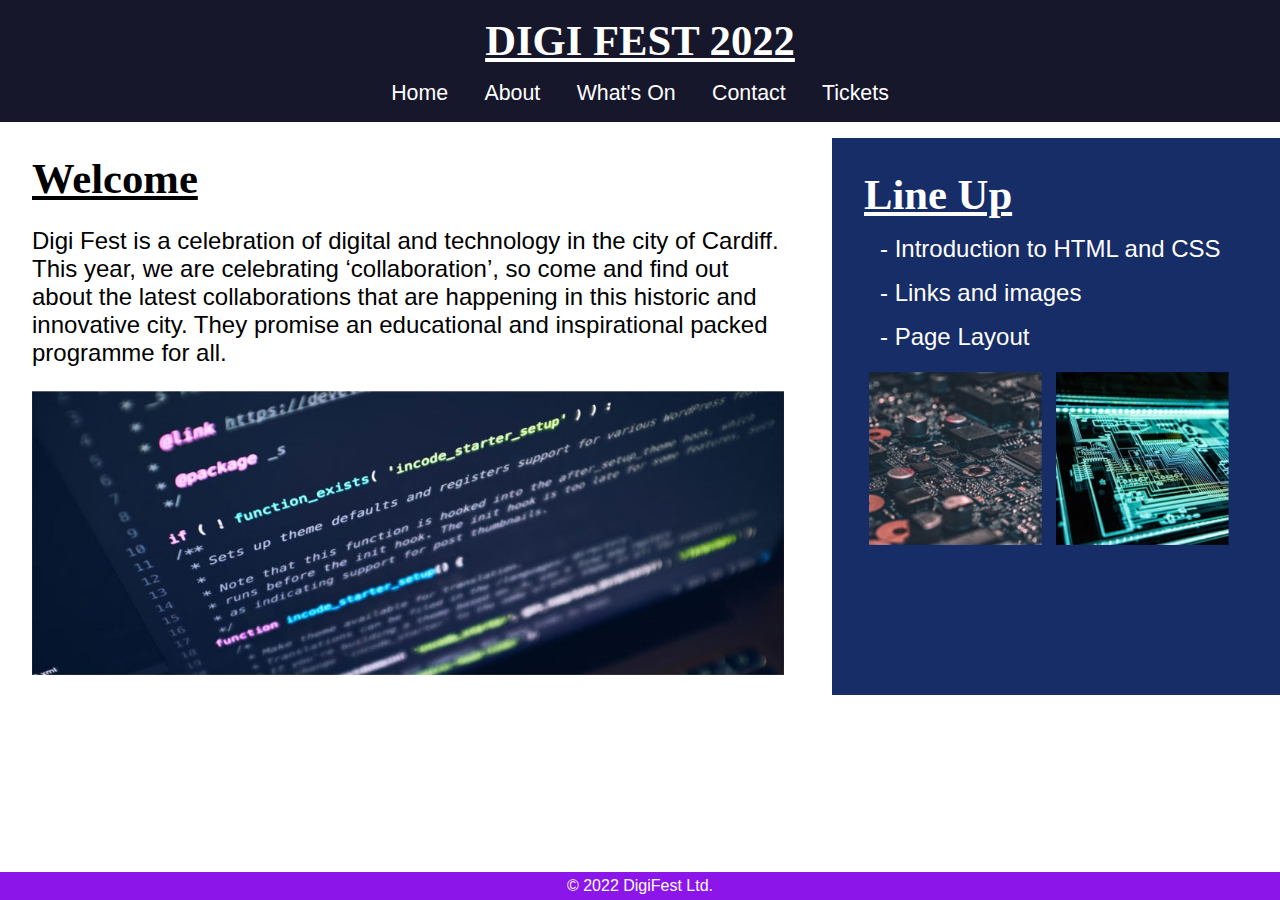
<file: Chapter-4-Page Layout/Exercises/Mandatory/Layout.html>
<!DOCTYPE html>
<html>
    <head>
        <meta charset="UTF-8">
        <meta name="viewport" content="width=device-width, initial-scale=1.0">
        <link rel="stylesheet" href="Layout.css">
    </head>
    <body>
        <header>
            <section><h1>DIGI FEST 2022</h1></section>
            <nav>
                <a class="nav-opt" href="#">Home</a>
                <a class="nav-opt" href="#">About</a>
                <a class="nav-opt" href="#">What's On</a>
                <a class="nav-opt" href="#">Contact</a>
                <a class="nav-opt" href="#">Tickets</a>
            </nav>
        </header>
        <main>
            <aside id="main-left">
                <h1>Welcome</h1>
                <p id="main-text">
                    Digi Fest is a celebration of digital and technology in the city of Cardiff. This year, we are celebrating ‘collaboration’, so come and find out about the latest collaborations that are happening in this historic and innovative city. They promise an educational and inspirational packed programme for all.
                </p>
                <img src="DigiFest1.jpg" class="main-img">
            </aside>
            <aside id="sidebar">
                <h1>Line Up</h1>
                <ul id="sidebar-ul">
                    <li class="sidebar-li">- Introduction to HTML and CSS</li>
                    <li class="sidebar-li">- Links and images</li>
                    <li class="sidebar-li">- Page Layout</li>
                </ul>
                <section id="digimage">
                    <img src="DigiFest2.jpg" class="sidebar-img"/>
                    <img src="DigiFest3.jpg" class="sidebar-img"/>
                </section>
            </aside>
        </main>
        <footer>
            <span id="footer-text">© 2022 DigiFest Ltd.</span>
        </footer>
    </body>
</html>
</file>
<file: Chapter-3-Images/Exercises/Bonus/index.css>
div {
    display: inline-block;
    font-family: sans-serif;
    font-size: 20px;
    margin: 25px;
    border: 4px solid black;
    line-height: 100px;
    text-align: center;
    width: 200px;
    height: 200px;
}
  
body {
    margin: 100px auto;
    width: max-content;
}

.A {
    border: 4px solid #8a2ae3;
    background-color: white;
    filter: drop-shadow(10px 10px 5px red);
}

.B {
    border: 4px solid #00ff00;
    box-shadow: inset 10px 10px 10px black; 
}

.C {
    width: 200px; 
    height: 200px; 
    border-radius: 15px; 
    position: relative;
    background-color: #ffffff; 
    border: solid #ff8c00 5px;
    box-shadow: 
        0 0 0 10px #0000fe, 
        0 0 0 19px #fe0000, 
        0 0 0 29px #017f01;
}

.D {
    border: solid #b22222 4px;
    text-shadow: 5px 5px 1px rgba(0, 0, 0, 1);
}
</file>
<file: Chapter-3-Images/Exercises/Mandatory/index.css>
body {
    background-color:rgb(94, 94, 94);
    color: white;
    font-size: larger;
    font-family:"Source Code Pro";
}

/* CSS for image container */
.box1 {
    width: 33%;
    padding: 20px;
    filter: drop-shadow(0 0 10px black);
    
    
}

.box1 img {
    filter: blur(2px);
    
}

.box2 {
    width: 33%;
    padding: 20px;
    filter: drop-shadow(0 0 10px black);
    
}

.box2 img {
    filter:saturate(200%);
}


.box3 {
    width: 33%;
    padding: 20px;
    filter: drop-shadow(0 0 10px black);
}

.box3 img {
     filter:grayscale(100%);
}


.cont {
    display: flex;
    flex-direction: column;
    margin: 0 auto;
    align-items: center;
    text-align: center;
  
    
}

@font-face {
    font-family: 'Source Code Pro';
    src: url('SourceCodePro-VariableFont_wght.ttf') format('truetype');
}

@font-face {
    font-family: 'Source Code Pro';
    src: url('SourceCodePro-Italic-VariableFont_wght.ttf') format('truetype');
    font-style: italic; /* Specifying font style */
}

p {
    filter: drop-shadow(0 0 10px black);
}
</file>
<file: Chapter-6-Javascript/Exercises/PetrolCalculator/index.css>
html, body {
    height: 100%;
    margin: 0;
    padding: 0;
    background: black;
    color: #fff;
    font-family: "Determination";
    text-align: center;
}

.box {
    display: flex;
    justify-content: center;
    align-items: center;
    height: 100%;
}

.box2 {
    border: solid #4f244f;
    background-color: #2f162f;
    display: inline-block; /* Allow the container to shrink-wrap its content */
    padding: 20px;
    box-sizing: border-box; /* Include padding and border in the width */
}


.box3 {
    font-size: 140%;
    
}

table {
    margin: 0 auto;
    justify-items: center;
}

hr {
    border: none;
    border-top: 3px solid #4f244f;
    margin: 10px 0;
}

@font-face {
    font-family: 'Determination';
    src: url('determination.ttf') format('truetype');
}

input {
    font-family: "Determination";
    background-color: #7b347b;
    color: #fdd33b;
    border: solid #4f244f;
    font-size: 0.8em;
}
</file>
<file: Chapter-6-Javascript/Exercises/RGBColourGame/index.css>
html, body {
    width: 100%;
    height: 100%;
    margin: 0;
    padding: 0;
    overflow: hidden;
}

body {
    background: #999;
    color: #000;
    font-family: Arial;
    display: flex;
    justify-content: center;
    align-items: center;
    flex-direction: column;
    font-family: "Determination";
}

h1 {
    font-weight: bold;
    font-size: 3vw;
    margin: 5px 0;
}

#container {
    display: flex;
    justify-content: center;
    align-items: center;
    flex-direction: column;
    width: 60vw;
}

#popup {
    position: fixed;
    width: 100%;
    height: 100%;
    display: grid;
    place-items: center;
    user-select: none;
    transition: 0.2s;
    background: #0009;
}

#popup-box {
    width: fit-content;
    height: fit-content;
    background: #000;
    border: 5px solid #333;
    padding: 1vw 3vw;
    border-radius: 15px;
}

#popup-msg {
    font-size: 2vw;
    color: #fff;
}

.highlight {
    margin: 1rem 0;
    background: #000;
    width: 100%;
    color: #fff;
    display: block;
    position: relative;
    border-radius: 15px;
}

.highlight-text {
    margin: auto;
    width: fit-content;
    display: block;
    padding: 1rem;
    color: #fff;
    font-size: 1vw;
}

#opt-container {
    display: flex;
    justify-content: center;
    align-items: center;
    flex-wrap: nowrap;
}

.opt {
    width: 15vw;
    height: 15vw;
    display: inline-block;
    border: 3px solid #000;
    border-radius: 10px;
    margin: 0 2vw;
    cursor: pointer;
    transition: 0.2s;
}

.opt:hover {
    transform: scale(1.1);
}

.opt:hover:active {
    transform: scale(1.05);
}

#reroll-btn {
    transition: 0.2s;
    cursor: pointer;
    border: 5px solid #fff;
    user-select: none;
}

#reroll-btn:hover {
    transform: scale(1.1);
}

#reroll-btn:hover:active {
    transform: scale(1.05);
}

@font-face {
    font-family: 'Determination';
    src: url('determination.ttf') format('truetype');
}
</file>
<file: Chapter-1-Introduction to HTML and CSS/Exercises/Bonus/Bonus.css>
/* Header */
header {
    text-align: center;
    padding: 20px 0;
    background-color: #7ad8f7;
    color: white;
}

/* Section headings */
h2 {
    font-size: 24px;
    margin-top: 30px;
}

/* Table styling */
table {
    width: 100%;
    border-collapse: collapse;
}

th, td {
    border: 1px solid #25c6fc;
    padding: 8px;
    text-align: left;
}

th {
    background-color: #7ad8f7;
}

/* Footer */
footer {
    text-align: center;
    padding: 20px 0;
    background-color: #333;
    color: white;
}

/* Links */
a {
    color: #007bff;
    text-decoration: none;
}

a:hover {
    text-decoration: underline;
}

body {
    font-family: 'Source Code Pro', Arial, sans-serif;
}

/* Font loading for Source Code Pro */
@font-face {
    font-family: 'Source Code Pro';
    src: url('SourceCodePro-VariableFont_wght.ttf') format('truetype');
}

@font-face {
    font-family: 'Source Code Pro';
    src: url('SourceCodePro-Italic-VariableFont_wght.ttf') format('truetype');
    font-style: italic; /* Specifying font style */
}
</file>
<file: Chapter-1-Introduction to HTML and CSS/Exercises/Mandatory/Recipe.css>
/* Font sizes */
h1 {
    font-size: 38px;
}

h2 {
    font-size: 28px;
}

p {
    font-size: 20px;
}

/* Description container */
.desc {
    text-align: center;
    margin: 0 auto;
    width: 60%; /* Adjusted width for better readability */
}

.descdiv {
    padding: 20px;
    border: 4px solid #fffa66;
    box-sizing: border-box;
    background-color: #fffb80;
}

/* Adjustments for h1 inside .desc */
.desc h1 {
    margin-bottom: -10px;
}

/* Body styling */
body {
    font-family: 'Platypi', Arial, sans-serif;
    background-color: #fffa66;
}

/* Container for content */
.cont {
    display: flex;
}

/* Boxes for content */
.box {
    width: 55%;
    padding: 20px;
    border: 4px solid #fffa66;
    box-sizing: border-box;
    background-color: #fffb80;
}

.box2 {
    width: 45%;
    padding: 20px;
    border: 4px solid #fffa66;
    box-sizing: border-box;
    background-color: #fffb80;
}

.box2 img {
    width: 100%;
}

/* Font loading for Platypi */
@font-face {
    font-family: 'Platypi';
    src: url('Platypi-VariableFont_wght.ttf') format('truetype');
}

@font-face {
    font-family: 'Platypi';
    src: url('Platypi-Italic-VariableFont_wght.ttf') format('truetype');
    font-style: italic; /* Specifying font style */
}
</file>
<file: Chapter-2-Links and navigation/Exercises/Bonus/Game.css>
h1 {
    font-size: 3em;
}

h2 {
    font-size: 2em;
    width: 90%;
    margin: 0 auto;
    margin-top: 30px;
    text-align: left;
}

.title, .review h3 {
    color:#fff200;
}

body {
    background-color: black;
    color: white;
    font-family: 'Determination';
}

.OV, .OV1 {
    display: flex;
    justify-content: center;
    margin-top: -30px;
}

.OV2, .POV {
    width: 90%;
    margin: 0 auto;
    margin-top: 30px;
    text-align: left;
    font-size: 19px;
}

.imdb {
    background-color: #F5C518;
    margin-top: 20px;
    height: 20px;
    padding: 0px;
    color: black;
    font-size: 1.05em;
}

.plot, .key, .char, .reviewdiv {
    margin: 0 auto;
    width: 90%;
    background-color:#2f162f;
    border: solid #4f244f;
    margin-bottom: 30px;
}

.plot hr, .key hr, .char hr, .reviewdiv hr {
    border: none;
    border-top: 3px solid #4f244f;
    margin: 20px 0;
}

.key td, .char td, .reviewdiv td {
    font-size: 19px;
    border: solid #4f244f 3px;
    padding: 10px;
}

.review {
    width: 90%;
    margin: 0 auto;
}

@font-face {
    font-family: 'Determination';
    src: url('determination.ttf') format('truetype');
}

p {
    font-size: 15px;
}

nav {
    background-color: #2f162f;
    border: solid #4f244f;
    text-align: center;
    position: sticky;
    top: 0;
    width: 100%;
}

ul {
    list-style-type: none;
    margin: 0;
    padding: 0;
    display: block;
    text-align: center;
}

li {
    display: inline;
}

a {
    display: inline-block;
    color: white;
    padding: 14px 20px;
    text-decoration: none;
}

.navi {
    width: 100%;
}

.navi a:hover {
    background-color: #4f244f;
}
</file>
<file: Chapter-2-Links and navigation/Exercises/Mandatory/Game.css>
h1 {
    font-size: 3em;
}

h2 {
    font-size: 2em;
    width: 90%;
    margin: 0 auto;
    margin-top: 30px;
    text-align: left;
}

.title, .review h3 {
    color:#fff200;
}

body {
    background-color: black;
    color: white;
    font-family: 'Determination';
    margin: 0;
}

.OV, .OV1 {
    display: flex;
    justify-content: center;
    margin-top: -30px;
}

.OV2, .POV {
    width: 90%;
    margin: 0 auto;
    margin-top: 30px;
    text-align: left;
    font-size: 19px;
}

.imdb {
    background-color: #F5C518;
    margin-top: 20px;
    height: 20px;
    padding: 0px;
    color: black;
    font-size: 1.05em;
}

.plot, .key, .char, .reviewdiv {
    margin: 0 auto;
    width: 90%;
    background-color:#2f162f;
    border: solid #4f244f;
    margin-bottom: 30px;
}

.plot hr, .key hr, .char hr, .reviewdiv hr {
    border: none;
    border-top: 3px solid #4f244f;
    margin: 20px 0;
}

.key td, .char td, .reviewdiv td {
    font-size: 19px;
    border: solid #4f244f 3px;
    padding: 10px;
}

.review {
    width: 90%;
    margin: 0 auto;
}

@font-face {
    font-family: 'Determination';
    src: url('determination.ttf') format('truetype');
}

p {
    font-size: 15px;
}

nav {
    background-color: #2f162f;
    border: solid #4f244f 3px;
    text-align: center;
    position: fixed;
    top: 0;
    width: calc(100% - 6px);
}

ul {
    list-style-type: none;
    margin: 0;
    padding: 0;
    display: block;
    text-align: center;
}

li {
    display: inline;
}

a {
    display: inline-block;
    color: white;
    padding: 14px 20px;
    text-decoration: none;
}

.navi {
    width: 100%;
}

.navi a:hover {
    background-color: #4f244f;
}

body { 
    overflow-y: hidden;
}

#spacer { 
    height: 55px;
}

#container { 
    overflow-y: scroll; 
    height: calc(100vh - 105px); 
    padding-bottom: 50px; 
}
</file>
<file: Chapter-4-Page Layout/Exercises/Mandatory/Layout.css>
body {
    margin: 0;
    font-family: Arial;
}

header {
    background-color: #17172b;
    color: #ffffff;
    padding: 1rem 0;
}

header > section,
header > nav {
    width: fit-content;
    margin: auto;
}

h1 {
    font-size: 32pt;
    margin-top: 0;
    margin-bottom: 1rem;
    text-decoration: underline;
    font-family: Tahoma;
}

.nav-opt {
    font-size: 16pt;
    margin: 1rem;
    color: #fff;
    text-decoration: none;
}

aside {
    display: inline-block;
    vertical-align: top;
}

main {
    display: flex;
}

#main-left {
    flex-grow: 1;
    padding: 2rem;
    flex-basis: 0;
}

#main-text {
    font-size: 18pt;
}

.main-img {
    width: 100%;
}

#sidebar {
    background-color: #172d67;
    color: #fff;
    padding: 2rem;
    margin: 1rem;
    margin-right: 0;
    width: 600px;
    flex-basis: 30%;
}

#sidebar-ul {
    padding-left: 1rem;
}

.sidebar-li {
    margin: 1rem 0;
    list-style-type: none;
    font-size: 18pt;
}

.sidebar-img {
    width: 45%;
    margin: 5px;
    vertical-align: top;
    
}

footer {
    position: fixed;
    display: block;
    bottom: 0;
    width: 100%;
    color: #fff;
    background-color: #8c15e9;
}

#footer-text {
    display: block;
    margin: auto auto;
    width: fit-content;
    padding: 5px;
}
</file>
